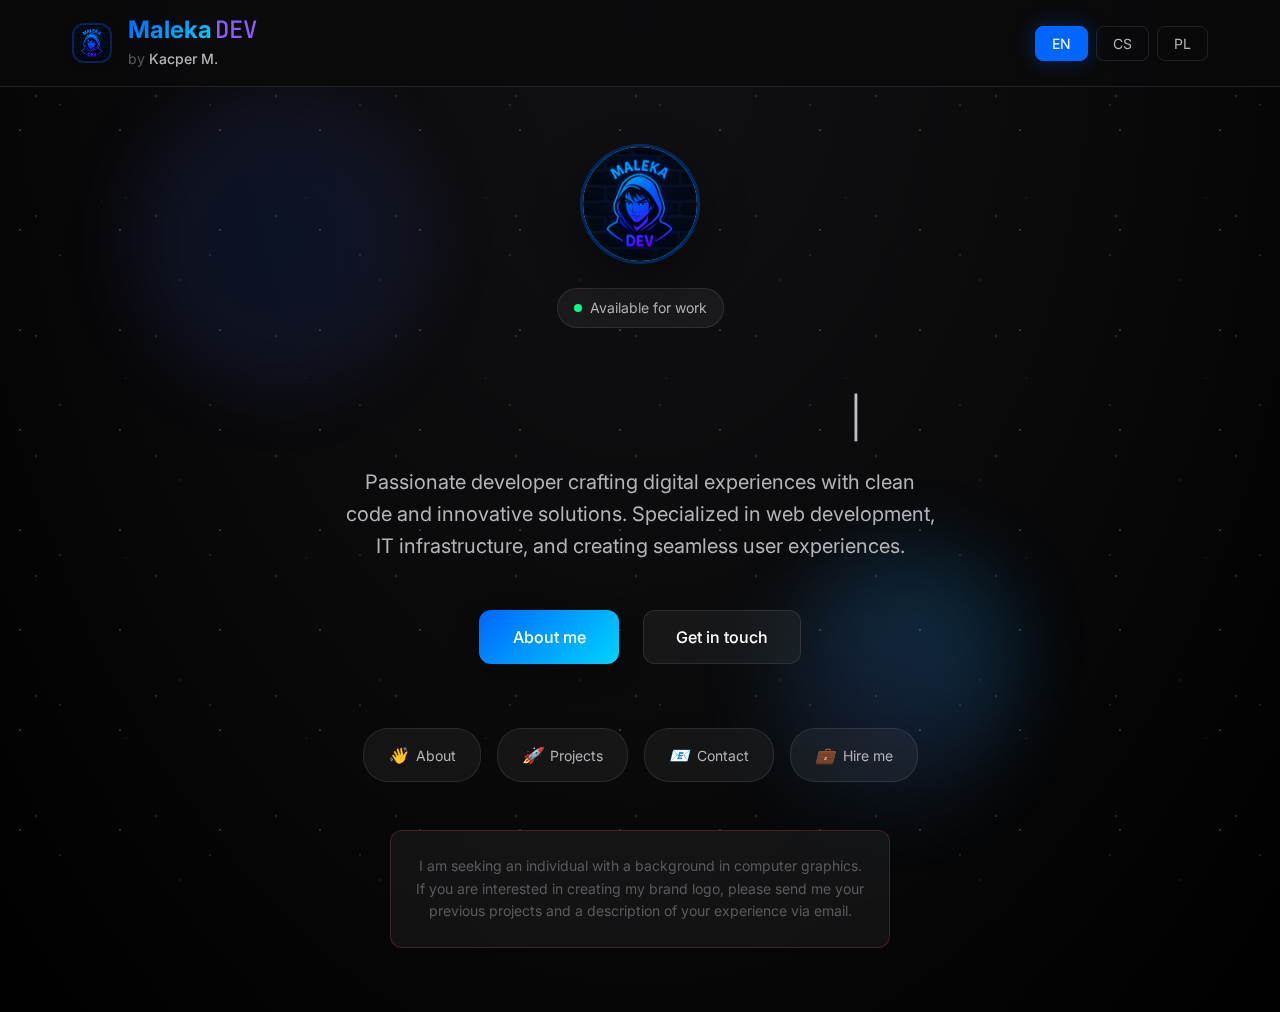
<file: index.html>
<!DOCTYPE html>
<html lang="en">

<head>
    <meta charset="UTF-8" />
    <meta name="viewport" content="width=device-width, initial-scale=1.0" />
    <title>Maleka DEV - Professional Web Developer & IT Specialist</title>
    <meta name="description"
        content="Kacper M. - Junior Web Developer & IT Administrator. Professional web development, IT support, and freelance services.">
    <meta name="keywords" content="web developer, IT administrator, freelancer, web development, IT support">
    <link rel="icon" type="image/png" href="media/malekadev_icon.png">
    <link rel="preconnect" href="https://fonts.googleapis.com">
    <link rel="preconnect" href="https://fonts.gstatic.com" crossorigin>
    <link
        href="https://fonts.googleapis.com/css2?family=Inter:wght@300;400;500;600;700&family=JetBrains+Mono:wght@400;500&display=swap"
        rel="stylesheet">
    <link id="stylesheet" rel="stylesheet" href="style.css">
    <script data-name="BMC-Widget" data-cfasync="false" src="https://cdnjs.buymeacoffee.com/1.0.0/widget.prod.min.js"
        data-id="czogista" data-description="Support me on Buy me a coffee!"
        data-message="Would you like to support my work? I would be very grateful!" data-color="#5F7FFF"
        data-position="Right" data-x_margin="18" data-y_margin="18"></script>
</head>

<body>
    <!-- Animated background elements -->
    <div class="background-container">
        <div class="stars"></div>
        <div class="floating-particles"></div>
        <div class="gradient-orbs">
            <div class="orb orb-1"></div>
            <div class="orb orb-2"></div>
            <div class="orb orb-3"></div>
        </div>
    </div>

    <!-- Navigation Header -->
    <header class="header" id="header">
        <div class="header-content">
            <div class="logo-container">
                <div class="profile-img" id="profileImg">
                    <img src="media/malekadev_icon.png" alt="Maleka DEV Profile" class="profile-image">
                </div>
                <div class="brand-info">
                    <h1 class="brand-name" onclick="reload()">
                        <span class="brand-text">Maleka</span>
                        <span class="brand-accent">DEV</span>
                    </h1>
                    <div class="title-info">
                        <span class="title-suffix" id="titleBy">by </span>
                        <span class="title-brand">Kacper M.</span>
                    </div>
                </div>
            </div>

            <!-- Language switcher -->
            <div class="language-switcher" id="langSwitcher">
                <button class="lang-btn active" id="langEn" data-lang="en">EN</button>
                <button class="lang-btn" id="langCs" data-lang="cs">CS</button>
                <button class="lang-btn" id="langPl" data-lang="pl">PL</button>
                <div id="langInfo" class="lang-info" style="display:none;" aria-live="polite"></div>
            </div>
        </div>
    </header>

    <!-- Main content area -->
    <main class="main-container" id="mainContainer">
        <!-- Hero section -->
        <section class="hero-section" id="heroSection">
            <div class="hero-content">
                <div class="profile-showcase">
                    <div class="profile-img-large" id="imgMainProfile">
                        <img src="media/malekadev_icon.png" alt="Kacper M. Profile" class="main-profile-image">
                    </div>
                    <div class="status-indicator">
                        <div class="status-dot"></div>
                        <span class="status-text">Available for work</span>
                    </div>
                </div>

                <div class="hero-text">
                    <h2 class="job-title">
                        <span id="jobTitle" class="typing-text"></span>
                        <span class="cursor">|</span>
                    </h2>

                    <p class="hero-description" id="heroDescription">
                        Passionate developer crafting digital experiences with clean code and innovative solutions.
                        Specialized in web development, IT infrastructure, and creating seamless user experiences.
                    </p>

                    <div class="cta-buttons">
                        <button class="btn btn-primary" onclick="showSection('aboutMe')" id="aboutMeButton">
                            <span class="btn-text">About me</span>
                            <div class="btn-glow"></div>
                        </button>
                        <button class="btn btn-secondary" onclick="showSection('contact')" id="contactButton">
                            <span class="btn-text">Get in touch</span>
                        </button>
                    </div>
                </div>
            </div>

            <!-- Navigation pills -->
            <nav class="nav-pills">
                <button class="nav-pill" onclick="showSection('aboutMe')" id="aboutMePill">
                    <i class="pill-icon">👋</i>
                    <span class="pill-text" id="aboutMeNavText">About</span>
                </button>
                <button class="nav-pill" onclick="showSection('projects')" id="projectsPill">
                    <i class="pill-icon">🚀</i>
                    <span class="pill-text" id="projectsNavText">Projects</span>
                </button>
                <button class="nav-pill" onclick="showSection('contact')" id="contactPill">
                    <i class="pill-icon">📧</i>
                    <span class="pill-text" id="contactNavText">Contact</span>
                </button>
                <button class="nav-pill" onclick="showSection('hireme')" id="hiremePill">
                    <i class="pill-icon">💼</i>
                    <span class="pill-text" id="hiremeNavText">Hire me</span>
                </button>
            </nav>

            <p id="logoRequest" class="logo-request">
                I am seeking an individual with a background in computer graphics.<br>
                If you are interested in creating my brand logo, please send me your previous projects and a description
                of your experience via email.
            </p>
        </section>

        <!-- Content sections -->
        <div class="content-sections" id="contentSections">
            <!-- Content Navigation Pills -->
            <nav class="content-nav-pills" id="contentNavPills" style="display: none;">
                <button class="nav-pill" onclick="showSection('aboutMe')" id="contentAboutMePill">
                    <i class="pill-icon">👋</i>
                    <span class="pill-text">About</span>
                </button>
                <button class="nav-pill" onclick="showSection('projects')" id="contentProjectsPill">
                    <i class="pill-icon">🚀</i>
                    <span class="pill-text">Projects</span>
                </button>
                <button class="nav-pill" onclick="showSection('contact')" id="contentContactPill">
                    <i class="pill-icon">📧</i>
                    <span class="pill-text">Contact</span>
                </button>
                <button class="nav-pill" onclick="showSection('hireme')" id="contentHiremePill">
                    <i class="pill-icon">💼</i>
                    <span class="pill-text">Hire me</span>
                </button>
                <button class="nav-pill nav-pill-home" onclick="reload()">
                    <i class="pill-icon">🏠</i>
                    <span class="pill-text">Home</span>
                </button>
            </nav>

            <!-- About Me Section -->
            <section class="content-section" id="aboutMeSection" style="display: none;">
                <div class="section-container">
                    <div class="section-header">
                        <h2 class="section-title" id="aboutMeTitle">Hi, I'm <span class="highlight">Kacper</span> 👋
                        </h2>
                        <div class="section-underline"></div>
                    </div>

                    <div class="about-content">
                        <div class="about-text">
                            <div class="about-paragraph" id="aboutMeP1">
                                <p>I'm a tech enthusiast with a strong background in web development, design, and IT
                                    solutions. My programming journey began at the age of 12, starting with Scratch
                                    during school IT classes, and has since grown into a deep passion for creating and
                                    managing websites, web applications, and databases. In 2022, I successfully passed
                                    the <strong>INF.03</strong> professional qualification
                                    exams, further solidifying my technical skills.</p>
                            </div>

                            <div class="about-paragraph" id="aboutMeP2">
                                <p>Since November 2024, I have been part of the <a href="https://rybizak.cz"
                                        target="_blank" class="link-highlight">Rybízák</a> team as a sales stand
                                    operator, where I take care of customers, handle transactions, prepare documentation
                                    for stock replenishment, and ensure smooth daily operations. Alongside this, I work
                                    at <a href="https://globus.cz" target="_blank" class="link-highlight">Globus</a> as
                                    a cashier, operating both staffed and self-service checkouts, assisting customers,
                                    managing store opening and closing procedures, and training new colleagues when
                                    needed.</p>
                            </div>

                            <div class="about-paragraph" id="aboutMeP3">
                                <p>Outside my formal roles, I frequently help friends and neighbors with small
                                    tech-related tasks — whether it's reinstalling Windows, setting up applications,
                                    configuring security cameras, or troubleshooting everyday PC issues. These
                                    experiences have sharpened my problem-solving abilities and taught me the value of
                                    clear communication with both technical and non-technical users.</p>
                            </div>

                            <div class="about-paragraph" id="aboutMeP4">
                                <p>I am fluent in Polish (native) and communicate effectively in English and Czech at an
                                    upper-intermediate level (ILR scale 3–4). When I'm not coding or working, I enjoy
                                    gaming, running my online community, exploring new technologies, and spending time
                                    with friends.</p>
                            </div>
                        </div>

                        <div class="skills-showcase">
                            <h3 class="skills-title">Tech Stack</h3>
                            <div class="skills-grid">
                                <div class="skill-item">
                                    <span class="skill-name">HTML/CSS</span>
                                    <div class="skill-bar">
                                        <div class="skill-progress" data-level="90"></div>
                                    </div>
                                </div>
                                <div class="skill-item">
                                    <span class="skill-name">JavaScript</span>
                                    <div class="skill-bar">
                                        <div class="skill-progress" data-level="75"></div>
                                    </div>
                                </div>
                                <div class="skill-item">
                                    <span class="skill-name">Database Management</span>
                                    <div class="skill-bar">
                                        <div class="skill-progress" data-level="80"></div>
                                    </div>
                                </div>
                                <div class="skill-item">
                                    <span class="skill-name">IT Support</span>
                                    <div class="skill-bar">
                                        <div class="skill-progress" data-level="95"></div>
                                    </div>
                                </div>
                            </div>
                        </div>
                    </div>

                    <div class="section-footer" id="aboutMeFooter">
                        <p class="footer-text">That's me in a nutshell. Thanks for stopping by 💙</p>
                    </div>
                </div>
            </section>

            <!-- Projects Section -->
            <section class="content-section" id="projectsSection" style="display: none;">
                <div class="section-container">
                    <div class="section-header">
                        <h2 class="section-title" id="projectsTitle">My projects?</h2>
                        <div class="section-underline"></div>
                        <p class="section-subtitle" id="projectsIntro">While I'm still growing as a developer, I have
                            several projects I'm proud of and would like to share.</p>
                    </div>

                    <div class="projects-grid">
                        <div class="project-card nns-project">
                            <div class="project-header">
                                <h3 class="project-title" style="color: var(--nns)">NoName Squad</h3>
                                <div class="project-links">
                                    <a href="https://discord.nnamesquad.top" target="_blank" class="project-link"
                                        style="color: var(--nns)">Discord</a>
                                    <a href="https://nnamesquad.top" target="_blank" class="project-link"
                                        style="color: var(--nns)">Website</a>
                                </div>
                            </div>
                            <div class="project-description" id="nnsDesc">
                                <p>NoName Squad is a <a href="https://discord.nnamesquad.top" target="_blank"
                                        style="color: var(--nns);">Discord</a> community I founded in 2019. Over the
                                    years, it has grown to nearly 50 active members, with its invite link used more
                                    than 1,000 times. I also developed its dedicated <a href="https://nnamesquad.top"
                                        target="_blank" style="color: var(--nns);">website</a>, which serves as a hub
                                    for members to connect and stay updated.</p>
                            </div>
                            <div class="project-stats">
                                <div class="stat">
                                    <span class="stat-number">50+</span>
                                    <span class="stat-label">Members</span>
                                </div>
                                <div class="stat">
                                    <span class="stat-number">1,000+</span>
                                    <span class="stat-label">Invites Used</span>
                                </div>
                            </div>
                        </div>

                        <div class="project-card flagbar-project">
                            <div class="project-header">
                                <h3 class="project-title" style="color: var(--flagbar)">FlagBar</h3>
                                <div class="project-links">
                                    <a href="https://flagbar.nnamesquad.top" target="_blank" class="project-link"
                                        style="color: var(--flagbar)">Website</a>
                                </div>
                            </div>
                            <div class="project-description" id="flagbarDesc">
                                <p>FlagBar is a browser extension that adds the colors of various LGBTQ+ flags to
                                    YouTube for a personalized, visually appealing experience. I created it initially as
                                    a fun project inspired by a friend in the LGBTQ+ community, and soon realized it
                                    could be enjoyed by everyone. You can learn more and try it at <a
                                        href="https://flagbar.nnamesquad.top" target="_blank"
                                        style="color: var(--flagbar);">flagbar.nnamesquad.top</a>.</p>
                            </div>
                            <div class="project-stats">
                                <div class="stat">
                                    <span class="stat-number">★ 5</span>
                                    <span class="stat-label">Rating</span>
                                </div>
                                <div class="stat">
                                    <span class="stat-number">80+</span>
                                    <span class="stat-label">Active users</span>
                                </div>
                                <div class="stat">
                                    <span class="stat-number">500+</span>
                                    <span class="stat-label">Installs</span>
                                </div>
                            </div>
                            <div class="project-tech">
                                <span class="tech-tag">Browser Extension</span>
                                <span class="tech-tag">JavaScript</span>
                                <span class="tech-tag">CSS</span>
                            </div>
                        </div>
                    </div>

                    <div class="section-footer">
                        <div class="footer-content">
                            <p class="footer-text" id="projectsFooterText">
                                <strong>Perhaps more in the future..</strong><br>
                                until then, you can support me and buy me a coffee if you like my work!
                            </p>
                            <script style="all: initial;" type="text/javascript"
                                src="https://cdnjs.buymeacoffee.com/1.0.0/button.prod.min.js" data-name="bmc-button"
                                data-slug="czogista" data-color="#5F7FFF" data-emoji="☕" data-font="Inter"
                                data-text="Buy me a coffee" data-outline-color="#000000" data-font-color="#ffffff"
                                data-coffee-color="#FFDD00"></script>
                        </div>
                    </div>
                </div>
            </section>

            <!-- Contact Section -->
            <section class="content-section" id="contactSection" style="display: none;">
                <div class="section-container">
                    <div class="section-header">
                        <h2 class="section-title" id="contactTitle">Contact</h2>
                        <div class="section-underline"></div>
                    </div>

                    <div class="contact-content">
                        <div class="contact-main">
                            <div class="contact-card">
                                <div class="contact-icon">📧</div>
                                <div class="contact-info">
                                    <h3>Email</h3>
                                    <p id="contactMsg">Feel free to contact me anytime at <a
                                            href="mailto:contact@maleka.dev"
                                            class="contact-link">contact@maleka.dev</a>.</p>
                                </div>
                            </div>

                            <div class="contact-card">
                                <div class="contact-icon">💬</div>
                                <div class="contact-info">
                                    <h3>Response Time</h3>
                                    <p id="contactFooter">I will reply as soon as possible, though my response may come
                                        from my personal address for convenience.</p>
                                </div>
                            </div>
                        </div>

                        <div class="contact-social">
                            <h3>Find me online</h3>
                            <div class="social-links">
                                <a href="https://discord.nnamesquad.top" target="_blank" class="social-link discord">
                                    <span class="social-icon">💬</span>
                                    <span class="social-text">Discord</span>
                                </a>
                                <a href="https://github.com/czogista" target="_blank" class="social-link github">
                                    <span class="social-icon">⚡</span>
                                    <span class="social-text">GitHub</span>
                                </a>
                            </div>
                        </div>
                    </div>
                </div>
            </section>

            <!-- Hire Me Section -->
            <section class="content-section" id="hiremeSection" style="display: none;">
                <div class="section-container">
                    <div class="section-header">
                        <h2 class="section-title" id="hiremeTitle">Small Tech Jobs & Web Projects</h2>
                        <div class="section-underline"></div>
                    </div>

                    <div class="hire-content">
                        <div class="hire-text">
                            <div class="hire-paragraph" id="hiremeP1">
                                <p>I am available for a wide range of tech-related work, from website and web app
                                    development to database setup, IT equipment installation, and general PC support.
                                    Whether you need help troubleshooting an issue, setting up a system, or building a
                                    new online presence, I provide reliable, personalized assistance tailored to your
                                    needs.</p>
                            </div>

                            <div class="hire-paragraph" id="hiremeP2">
                                <p>I hold a professional qualification in <strong>INF.03</strong> (Creating and administering websites, web applications, and databases),
                                    passed in 2022. This certification ensures that my work meets recognized
                                    professional standards, whether for personal projects or professional engagements.
                                </p>
                            </div>

                            <div class="hire-paragraph" id="hiremeP3">
                                <p>My services include developing and managing websites, installing and configuring
                                    software, setting up networks or security devices, and providing general IT support.
                                    If you have a project in mind or a tech issue that needs solving, please get in
                                    touch via the <span class="highlight">"Contact"</span> tab, and I will respond
                                    promptly.</p>
                            </div>
                        </div>

                        <div class="services-grid">
                            <div class="service-item">
                                <div class="service-icon">🌐</div>
                                <h4>Web Development</h4>
                                <p>Custom websites and web applications built with modern technologies</p>
                            </div>
                            <div class="service-item">
                                <div class="service-icon">🗄️</div>
                                <h4>Database Management</h4>
                                <p>Database design, setup, and optimization for your business needs</p>
                            </div>
                            <div class="service-item">
                                <div class="service-icon">💻</div>
                                <h4>IT Support</h4>
                                <p>Comprehensive IT assistance from setup to troubleshooting</p>
                            </div>
                            <div class="service-item">
                                <div class="service-icon">🔧</div>
                                <h4>System Configuration</h4>
                                <p>Network setup, security configuration, and software installation</p>
                            </div>
                        </div>

                        <div class="qualifications">
                            <h3>Professional Qualifications</h3>
                            <div class="qual-badges">
                                <div class="qual-badge">
                                    <span class="qual-code">INF.03</span>
                                    <span class="qual-desc">Creating and administering websites, web applications, and databases</span>
                                </div>
                            </div>
                        </div>
                    </div>
                </div>
            </section>
        </div>
    </main>
    <script src="script.js"></script>
</body>

</html>
</file>
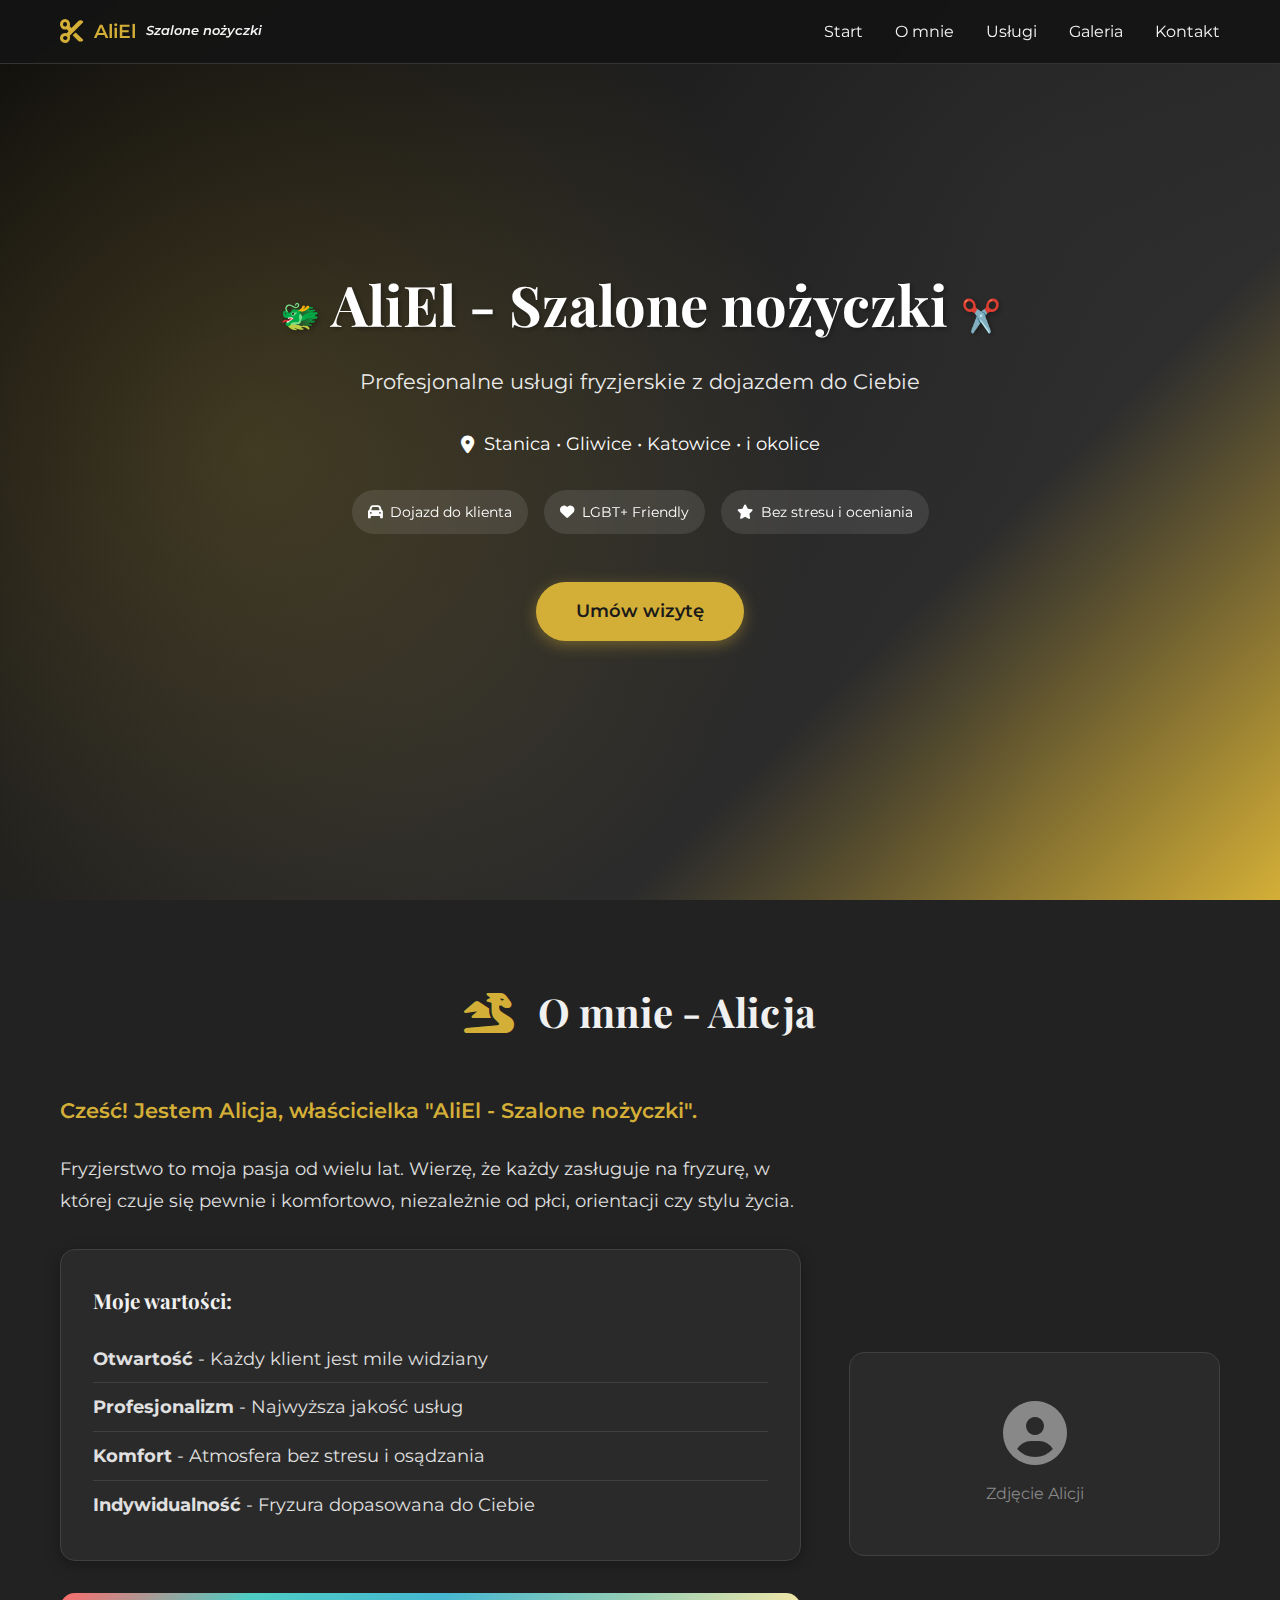
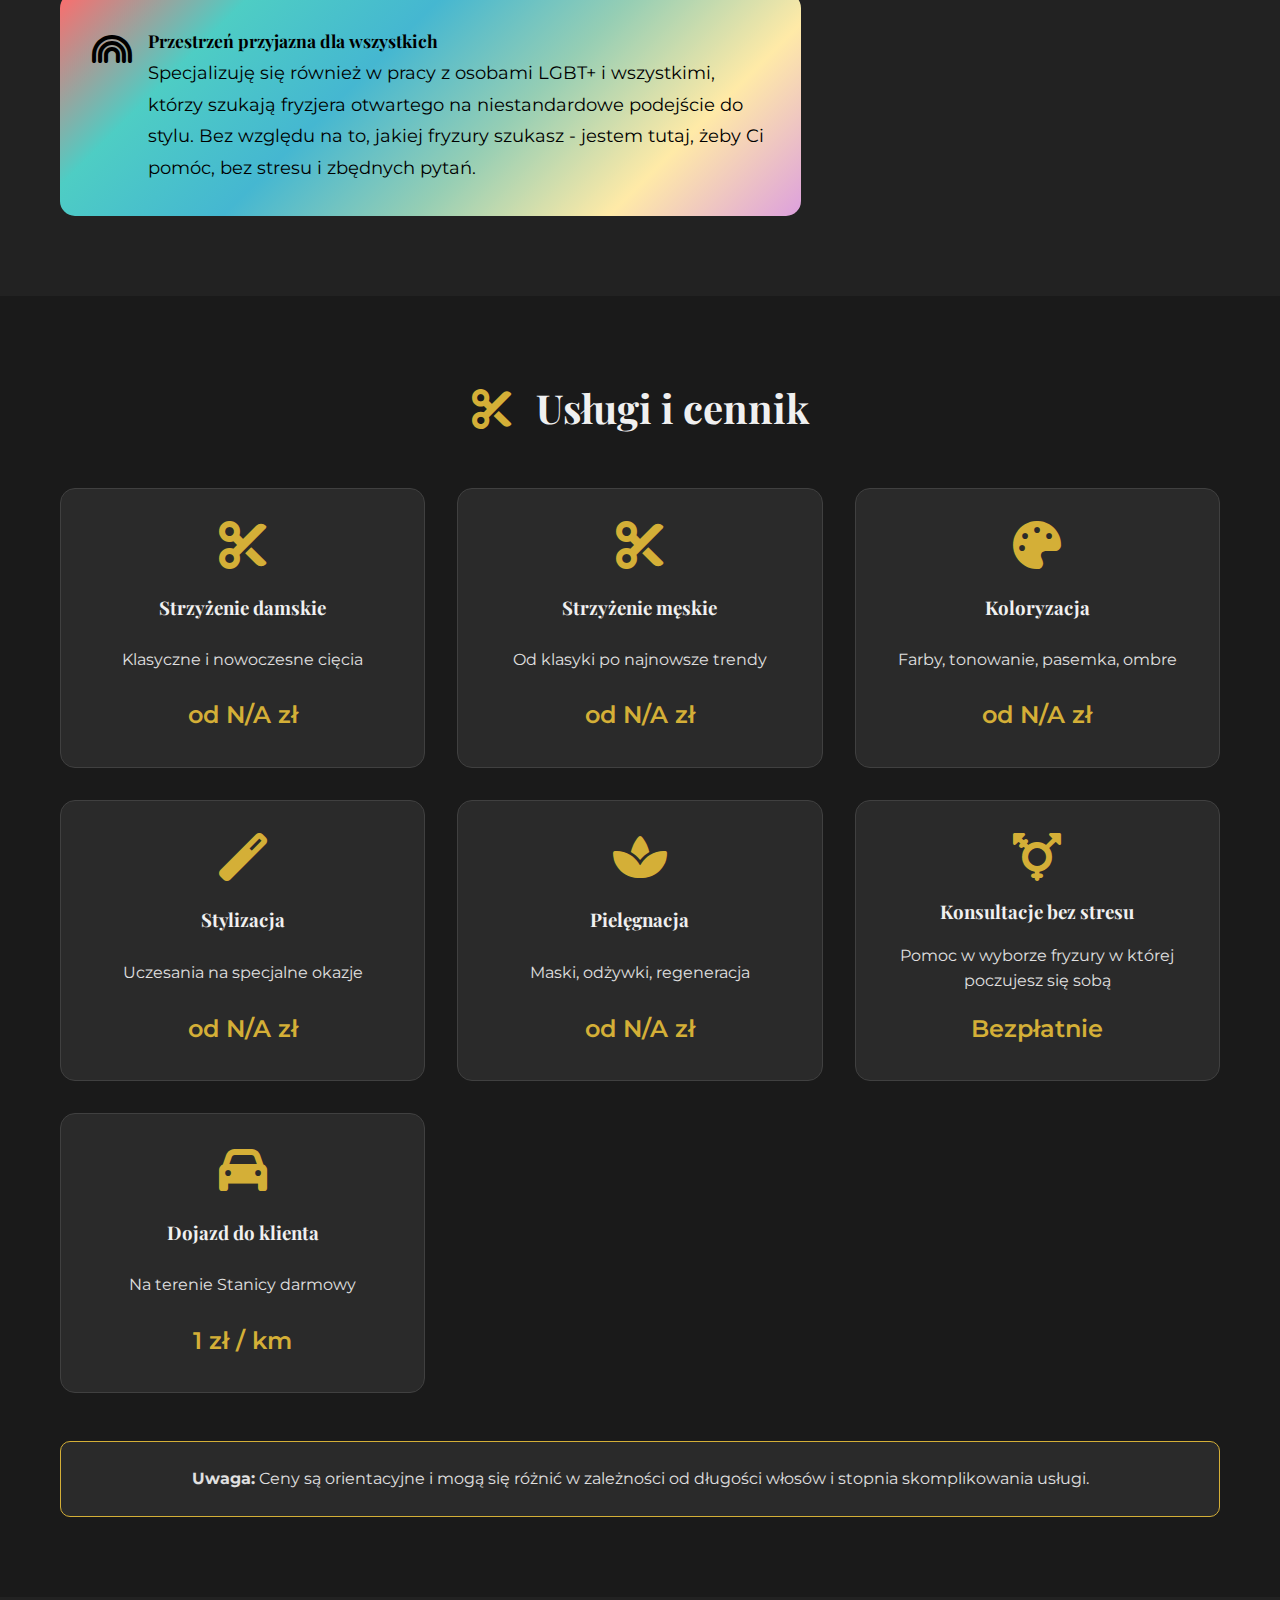
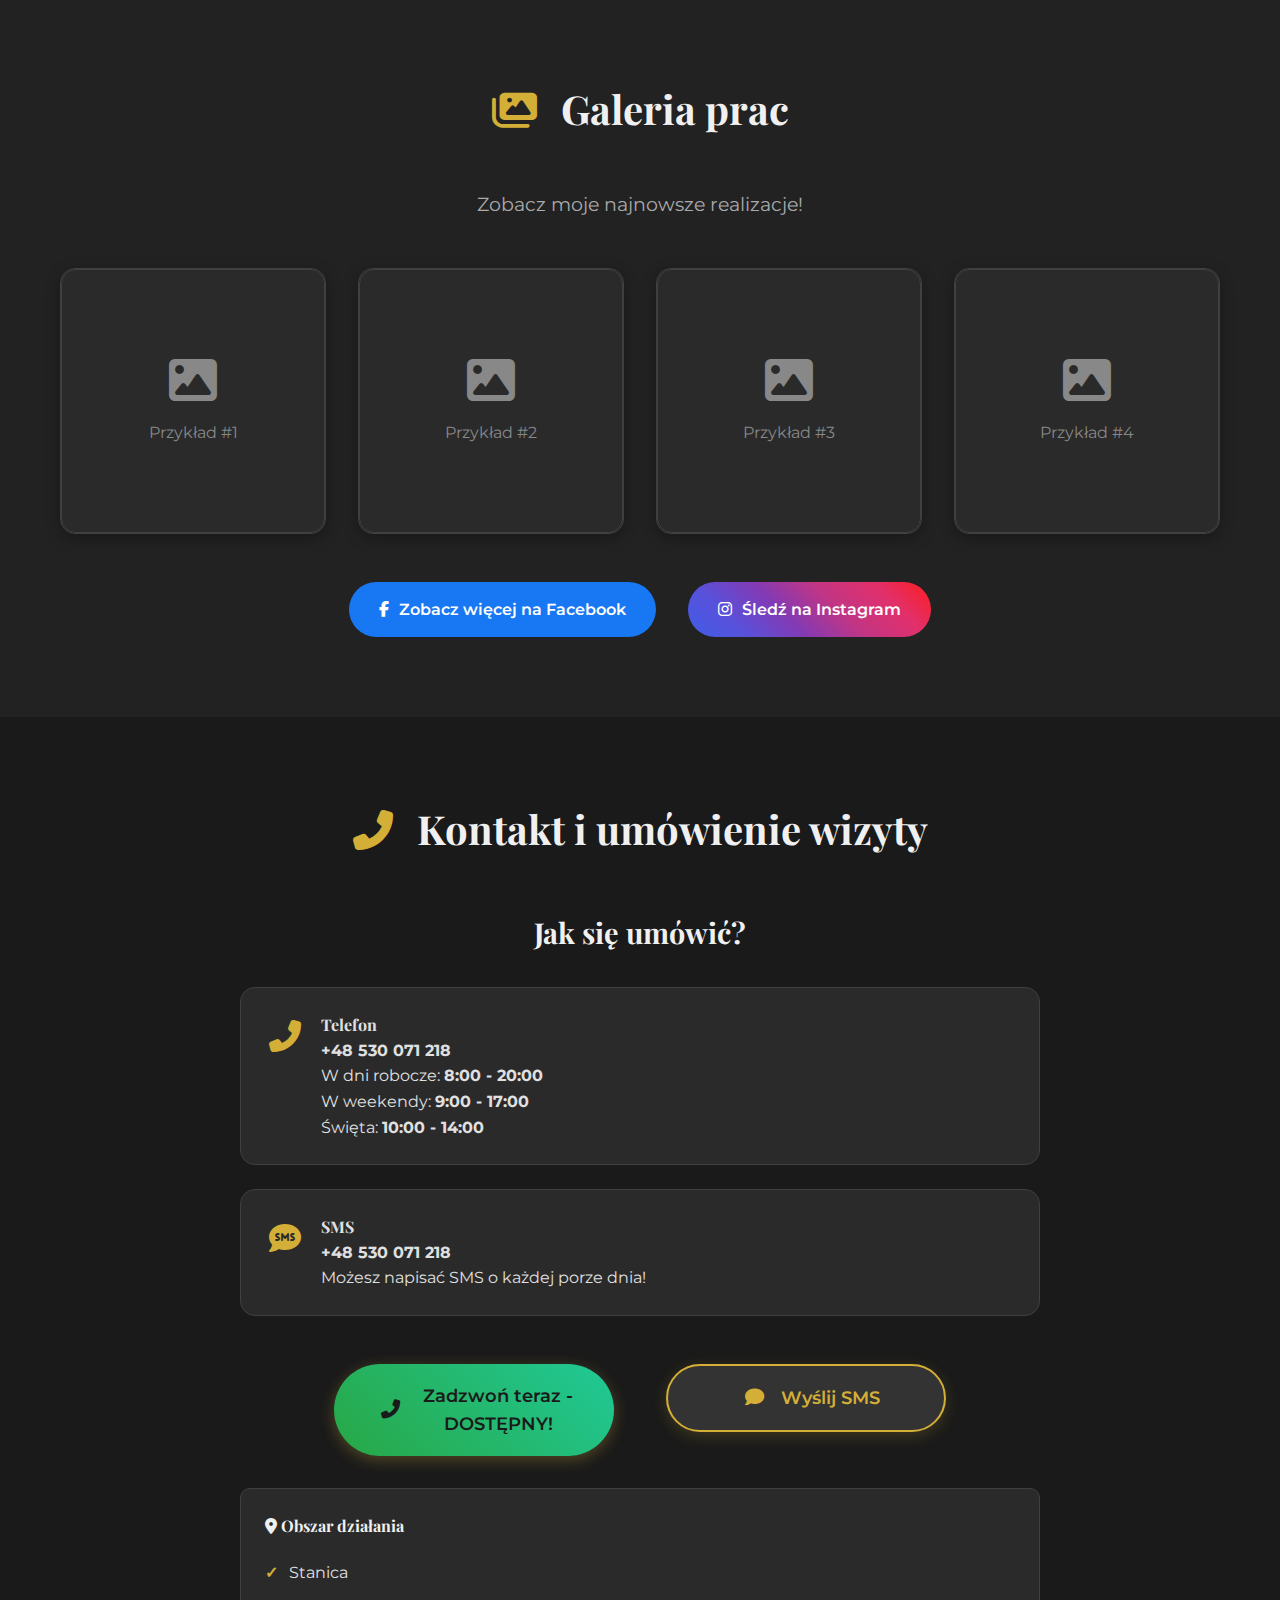
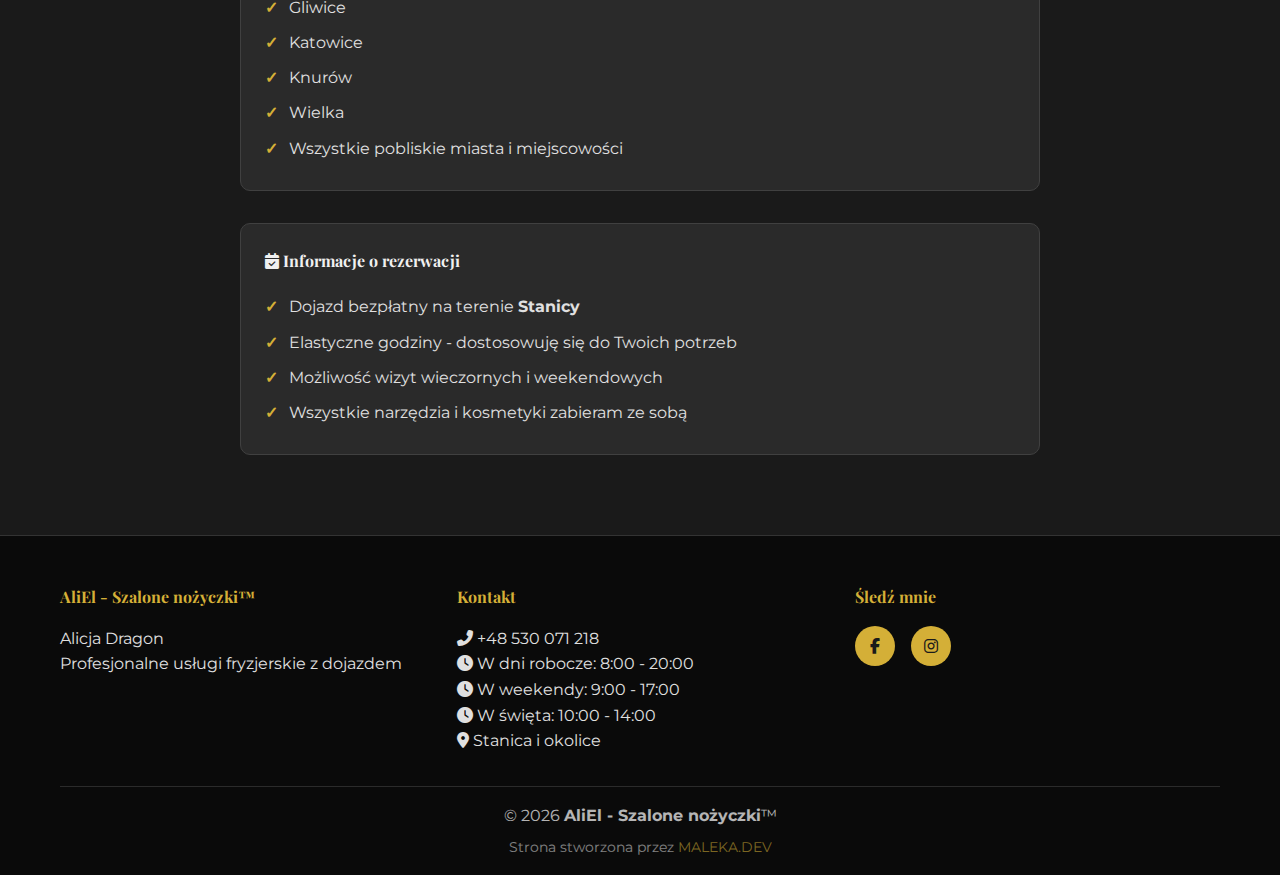
<file: AliEl/index.html>
<!DOCTYPE html>
<html lang="pl">
  <head>
    <meta charset="UTF-8" />
    <meta name="viewport" content="width=device-width, initial-scale=1.0" />
    <title>AliEl - Szalone nożyczki</title>
    <meta
      name="description"
      content="AliEl - Szalone nożyczki. Profesjonalne usługi fryzjerskie z dojazdem do klienta. Stanica, Gliwice, Katowice i okolice"
    />

    <!-- SEO Meta Tags -->
    <meta
      name="keywords"
      content="fryzjer, fryzjerka, usługi fryzjerskie, dojazd do klienta, Katowice, Gliwice, Knurów, Stanica, LGBT friendly, strzyżenie, koloryzacja, stylizacja"
    />
    <meta name="author" content="Alicja Dragon - AliEl" />
    <meta name="robots" content="index, follow" />
    <link rel="canonical" href="https://maleka.dev/aliel/" />

    <!-- Open Graph Meta Tags (Facebook, LinkedIn, etc.) -->
    <meta property="og:type" content="website" />
    <meta property="og:title" content="AliEl - Szalone nożyczki" />
    <meta
      property="og:description"
      content="Profesjonalne usługi fryzjerskie z dojazdem do klienta. LGBT+ friendly. Stanica, Gliwice, Katowice i okolice. Umów wizytę: +48 530 071 218"
    />
    <meta property="og:url" content="https://maleka.dev/aliel/" />
    <meta property="og:site_name" content="AliEl - Szalone nożyczki" />
    <meta property="og:locale" content="pl_PL" />

    <!-- Twitter Card Meta Tags -->

    <meta
      name="twitter:title"
      content="AliEl - Szalone nożyczki | Profesjonalne usługi fryzjerskie z dojazdem"
    />
    <meta
      name="twitter:description"
      content="Profesjonalne usługi fryzjerskie z dojazdem do klienta. LGBT+ friendly. Stanica, Gliwice, Katowice i okolice"
    />

    <!-- Additional Meta Tags -->
    <meta name="theme-color" content="#8B5CF6" />
    <meta name="msapplication-TileColor" content="#8B5CF6" />
    <meta name="application-name" content="AliEl - Szalone nożyczki" />

    <!-- Business/Local SEO -->
    <meta name="geo.region" content="PL-SL" />
    <meta name="geo.placename" content="Stanica, Gliwice, Katowice, Knurów" />
    <meta name="geo.position" content="50.2431;18.6731" />
    <meta name="ICBM" content="50.2431, 18.6731" />

    <!-- Contact Information -->
    <meta name="telephone" content="+48530071218" />
    <meta name="contact" content="+48530071218" />

    <link rel="stylesheet" href="styles.css" />
    <link
      href="https://fonts.googleapis.com/css2?family=Playfair+Display:wght@400;700&family=Montserrat:wght@300;400;600&display=swap"
      rel="stylesheet"
    />
    <link
      rel="stylesheet"
      href="https://cdnjs.cloudflare.com/ajax/libs/font-awesome/6.4.0/css/all.min.css"
      crossorigin="anonymous"
      referrerpolicy="no-referrer"
    />
  </head>

  <body>
    <header class="header">
      <nav class="navbar">
        <div class="nav-container">
          <div class="logo">
            <i class="fas fa-cut"></i>
            <span>AliEl</span>
            <small>Szalone nożyczki</small>
          </div>
          <ul class="nav-menu">
            <li><a href="#home" class="nav-link">Start</a></li>
            <li><a href="#about" class="nav-link">O mnie</a></li>
            <li><a href="#services" class="nav-link">Usługi</a></li>
            <li><a href="#gallery" class="nav-link">Galeria</a></li>
            <li><a href="#contact" class="nav-link">Kontakt</a></li>
          </ul>
          <div class="hamburger">
            <span></span>
            <span></span>
            <span></span>
          </div>
        </div>
      </nav>
    </header>

    <main>
      <!-- Hero Section -->
      <section id="home" class="hero">
        <div class="hero-content">
          <h1 class="hero-title">
            <span class="dragon-accent">🐲</span>
            AliEl - Szalone nożyczki
            <span class="scissors-accent">✂️</span>
          </h1>
          <p class="hero-subtitle">
            Profesjonalne usługi fryzjerskie z dojazdem do Ciebie
          </p>
          <div class="location-info">
            <i class="fas fa-map-marker-alt"></i>
            <span>Stanica • Gliwice • Katowice • i okolice</span>
          </div>
          <div class="hero-features">
            <div class="feature">
              <i class="fas fa-car"></i>
              <span>Dojazd do klienta</span>
            </div>
            <div class="feature">
              <i class="fas fa-heart"></i>
              <span>LGBT+ Friendly</span>
            </div>
            <div class="feature">
              <i class="fas fa-star"></i>
              <span>Bez stresu i oceniania</span>
            </div>
          </div>
          <a href="#contact" class="cta-button">Umów wizytę</a>
        </div>
        <div class="hero-bg"></div>
      </section>

      <!-- About Section -->
      <section id="about" class="about">
        <div class="container">
          <h2 class="section-title">
            <i class="fas fa-dragon"></i>
            O mnie - Alicja
          </h2>
          <div class="about-content">
            <div class="about-text">
              <p class="intro">
                Cześć! Jestem Alicja, właścicielka "AliEl - Szalone nożyczki".
              </p>
              <p>
                Fryzjerstwo to moja pasja od wielu lat. Wierzę, że każdy
                zasługuje na fryzurę, w której czuje się pewnie i komfortowo,
                niezależnie od płci, orientacji czy stylu życia.
              </p>

              <div class="values">
                <h3>Moje wartości:</h3>
                <ul>
                  <li>
                    <strong>Otwartość</strong> - Każdy klient jest mile widziany
                  </li>
                  <li>
                    <strong>Profesjonalizm</strong> - Najwyższa jakość usług
                  </li>
                  <li>
                    <strong>Komfort</strong> - Atmosfera bez stresu i osądzania
                  </li>
                  <li>
                    <strong>Indywidualność</strong> - Fryzura dopasowana do
                    Ciebie
                  </li>
                </ul>
              </div>

              <div class="lgbt-friendly">
                <i class="fas fa-rainbow"></i>
                <div>
                  <h4>Przestrzeń przyjazna dla wszystkich</h4>
                  <p>
                    Specjalizuję się również w pracy z osobami LGBT+ i
                    wszystkimi, którzy szukają fryzjera otwartego na
                    niestandardowe podejście do stylu. Bez względu na to, jakiej
                    fryzury szukasz - jestem tutaj, żeby Ci pomóc, bez stresu i
                    zbędnych pytań.
                  </p>
                </div>
              </div>
            </div>
            <div class="about-image">
              <div class="image-placeholder">
                <i class="fas fa-user-circle"></i>
                <p>Zdjęcie Alicji</p>
              </div>
            </div>
          </div>
        </div>
      </section>

      <!-- Services Section -->
      <section id="services" class="services">
        <div class="container">
          <h2 class="section-title">
            <i class="fas fa-cut"></i>
            Usługi i cennik
          </h2>
          <div class="services-grid">
            <div class="service-card">
              <i class="fas fa-cut"></i>
              <h3>Strzyżenie damskie</h3>
              <p>Klasyczne i nowoczesne cięcia</p>
              <span class="price">od N/A zł</span>
            </div>
            <div class="service-card">
              <i class="fas fa-scissors"></i>
              <h3>Strzyżenie męskie</h3>
              <p>Od klasyki po najnowsze trendy</p>
              <span class="price">od N/A zł</span>
            </div>
            <div class="service-card">
              <i class="fas fa-palette"></i>
              <h3>Koloryzacja</h3>
              <p>Farby, tonowanie, pasemka, ombre</p>
              <span class="price">od N/A zł</span>
            </div>
            <div class="service-card">
              <i class="fas fa-magic"></i>
              <h3>Stylizacja</h3>
              <p>Uczesania na specjalne okazje</p>
              <span class="price">od N/A zł</span>
            </div>
            <div class="service-card">
              <i class="fas fa-spa"></i>
              <h3>Pielęgnacja</h3>
              <p>Maski, odżywki, regeneracja</p>
              <span class="price">od N/A zł</span>
            </div>
            <div class="service-card">
              <i class="fas fa-transgender-alt"></i>
              <h3>Konsultacje bez stresu</h3>
              <p>Pomoc w wyborze fryzury w której poczujesz się sobą</p>
              <span class="price">Bezpłatnie</span>
            </div>
            <div class="service-card">
              <i class="fas fa-car"></i>
              <h3>Dojazd do klienta</h3>
              <p>Na terenie Stanicy darmowy</p>
              <span class="price">1 zł / km</span>
            </div>
          </div>
          <div class="pricing-note">
            <p>
              <strong>Uwaga:</strong> Ceny są orientacyjne i mogą się różnić w
              zależności od długości włosów i stopnia skomplikowania usługi.
            </p>
          </div>
        </div>
      </section>

      <!-- Gallery Section -->
      <section id="gallery" class="gallery">
        <div class="container">
          <h2 class="section-title">
            <i class="fas fa-images"></i>
            Galeria prac
          </h2>
          <p class="gallery-subtitle">Zobacz moje najnowsze realizacje!</p>
          <div class="gallery-grid">
            <div class="gallery-item">
              <div class="image-placeholder">
                <i class="fas fa-image"></i>
                <p>Przykład #1</p>
              </div>
            </div>
            <div class="gallery-item">
              <div class="image-placeholder">
                <i class="fas fa-image"></i>
                <p>Przykład #2</p>
              </div>
            </div>
            <div class="gallery-item">
              <div class="image-placeholder">
                <i class="fas fa-image"></i>
                <p>Przykład #3</p>
              </div>
            </div>
            <div class="gallery-item">
              <div class="image-placeholder">
                <i class="fas fa-image"></i>
                <p>Przykład #4</p>
              </div>
            </div>
          </div>
          <div class="social-links">
            <a
              href="#"
              class="social-btn facebook"
              target="_blank"
              rel="noopener"
            >
              <i class="fab fa-facebook-f"></i>
              <span>Zobacz więcej na Facebook</span>
            </a>
            <a
              href="#"
              class="social-btn instagram"
              target="_blank"
              rel="noopener"
            >
              <i class="fab fa-instagram"></i>
              <span>Śledź na Instagram</span>
            </a>
          </div>
        </div>
      </section>

      <!-- Contact Section -->
      <section id="contact" class="contact">
        <div class="container">
          <h2 class="section-title">
            <i class="fas fa-phone-alt"></i>
            Kontakt i umówienie wizyty
          </h2>
          <div class="contact-content">
            <div class="contact-info">
              <h3>Jak się umówić?</h3>

              <div class="contact-method">
                <i class="fas fa-phone-alt"></i>
                <div>
                  <h4>Telefon</h4>
                  <p><strong>+48 530 071 218</strong></p>
                  <p>W dni robocze: <strong>8:00 - 20:00</strong></p>
                  <p>W weekendy: <strong>9:00 - 17:00</strong></p>
                  <p>Święta: <strong>10:00 - 14:00</strong></p>
                </div>
              </div>

              <div class="contact-method">
                <i class="fas fa-sms"></i>
                <div>
                  <h4>SMS</h4>
                  <p><strong>+48 530 071 218</strong></p>
                  <p>Możesz napisać SMS o każdej porze dnia!</p>
                </div>
              </div>

              <div class="contact-buttons">
                <div class="contact-button-wrapper">
                  <a href="tel:+48 530 071 218" class="contact-btn phone-btn">
                    <i class="fas fa-phone-alt"></i>530 071 218
                  </a>
                </div>

                <div class="contact-button-wrapper">
                  <a href="sms:+48 530 071 218" class="contact-btn sms-btn">
                    <i class="fas fa-comment"></i>
                    <span>Wyślij SMS</span>
                  </a>
                </div>
                <small class="info-note-workhinfo">
                  <i class="fas fa-info-circle"></i> Poza godzinami pracy proszę
                  o wiadomość SMS - odezwę się tak szybko, jak to
                  możliwe!</small
                >
              </div>

              <div class="service-area">
                <h4><i class="fas fa-map-marker-alt"></i> Obszar działania</h4>
                <ul>
                  <li>Stanica</li>
                  <li>Gliwice</li>
                  <li>Katowice</li>
                  <li>Knurów</li>
                  <li>Wielka</li>
                  <li>Wszystkie pobliskie miasta i miejscowości</li>
                </ul>
              </div>

              <div class="booking-info">
                <h4>
                  <i class="fas fa-calendar-check"></i> Informacje o rezerwacji
                </h4>
                <ul>
                  <li>Dojazd bezpłatny na terenie <strong>Stanicy</strong></li>
                  <li>
                    Elastyczne godziny - dostosowuję się do Twoich potrzeb
                  </li>
                  <li>Możliwość wizyt wieczornych i weekendowych</li>
                  <li>Wszystkie narzędzia i kosmetyki zabieram ze sobą</li>
                </ul>
              </div>
            </div>
          </div>
        </div>
      </section>
    </main>

    <footer class="footer">
      <div class="container">
        <div class="footer-content">
          <div class="footer-section">
            <h4>AliEl - Szalone nożyczki&trade;</h4>
            <p>Alicja Dragon</p>
            <p>Profesjonalne usługi fryzjerskie z dojazdem</p>
          </div>
          <div class="footer-section">
            <h4>Kontakt</h4>
            <p><i class="fas fa-phone-alt"></i> +48 530 071 218</p>
            <p><i class="fas fa-clock"></i> W dni robocze: 8:00 - 20:00</p>
            <p><i class="fas fa-clock"></i> W weekendy: 9:00 - 17:00</p>
            <p><i class="fas fa-clock"></i> W święta: 10:00 - 14:00</p>
            <p><i class="fas fa-map-marker-alt"></i> Stanica i okolice</p>
          </div>
          <div class="footer-section">
            <h4>Śledź mnie</h4>
            <div class="social-icons">
              <a href="#" aria-label="Facebook"
                ><i class="fab fa-facebook-f"></i
              ></a>
              <a href="#" aria-label="Instagram"
                ><i class="fab fa-instagram"></i
              ></a>
            </div>
          </div>
        </div>
        <div class="footer-bottom">
          <p>
            &copy; <span id="current-year"></span>
            <strong>AliEl - Szalone nożyczki</strong>&trade;
          </p>
          <p class="author-info">
            Strona stworzona przez
            <a href="https://maleka.dev" target="_blank" rel="noopener"
              >MALEKA.DEV</a
            >
          </p>
        </div>
      </div>
    </footer>

    <script src="script.js"></script>
  </body>
</html>
</file>
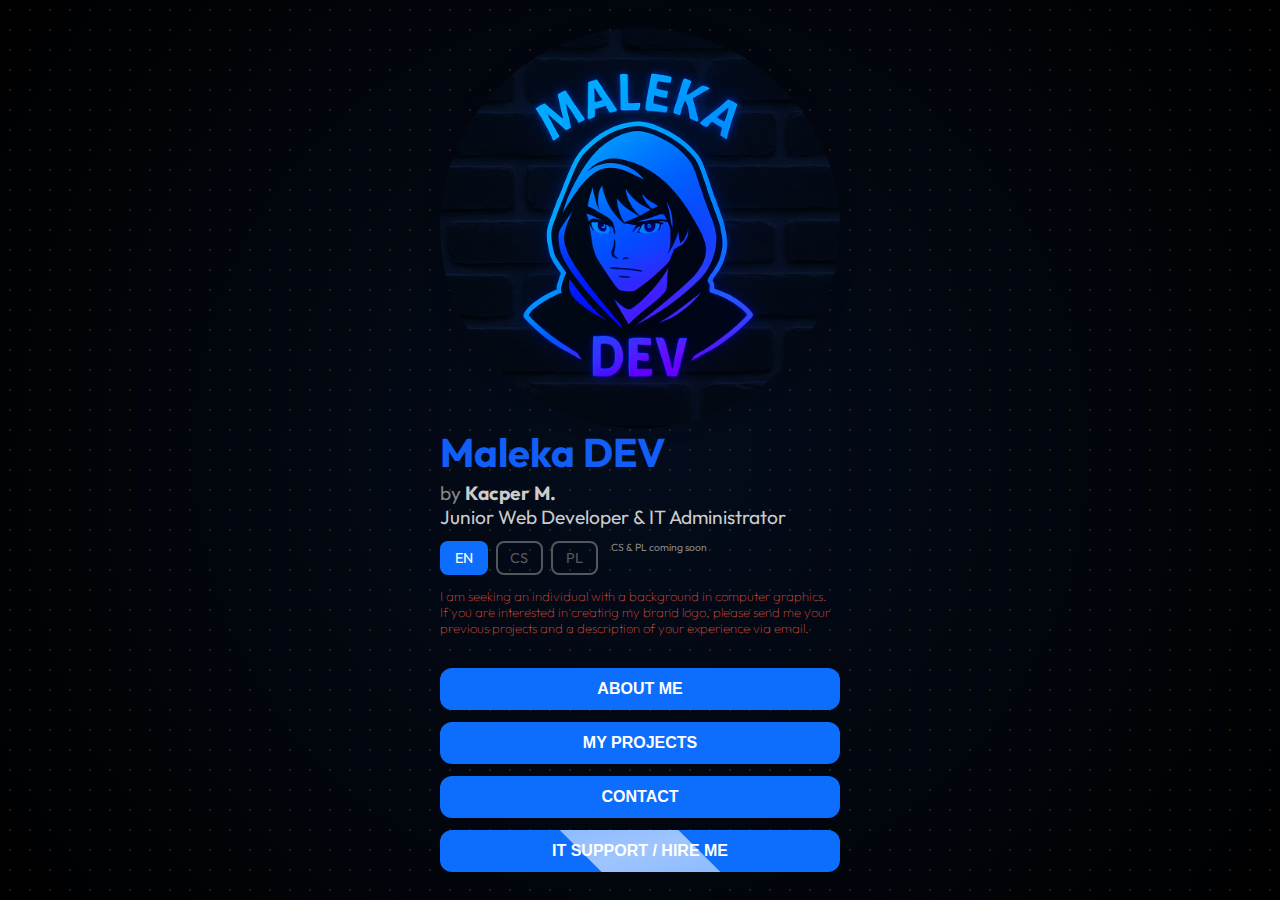
<file: old/index.html>
<!DOCTYPE html>
<html lang="en">

<head>
    <meta charset="UTF-8" />
    <meta name="viewport" content="width=device-width, initial-scale=1.0" />
    <title>Maleka DEV</title>
    <link rel="icon" type="image/png" href="media/malekadev_icon.png">
    <link rel="preconnect" href="https://fonts.googleapis.com">
    <link rel="preconnect" href="https://fonts.gstatic.com" crossorigin>
    <link href="https://fonts.googleapis.com/css2?family=Outfit:wght@400;700&display=swap" rel="stylesheet">
    <link id="stylesheet" rel="stylesheet" href="style.css">
    <script src="script.js"></script>
    <script data-name="BMC-Widget" data-cfasync="false" src="https://cdnjs.buymeacoffee.com/1.0.0/widget.prod.min.js"
        data-id="czogista" data-description="Support me on Buy me a coffee!"
        data-message="Would you like to support my work? I would be very grateful!" data-color="#5F7FFF"
        data-position="Right" data-x_margin="18" data-y_margin="18"></script>
</head>

<body>
    <div class="dots"></div> <!-- Background dots, not content, make it stable lol -->
    <nav class="maininfo">
        <div class="profile-img" id="imgmainp" style="display: none;"></div>
        <nav class="info">
            <div class="profile-img" id="imgsubp"></div>
            <h1 onclick="reload()">Maleka DEV</h1>
            <div class="title">
                <span class="title-suffix" id="titleBy">by </span>
                <span class="title-brand">Kacper M.</span><br /><span id="jobTitle">Junior Web Developer & IT Administrator</span>
            </div>

            <div class="language-switcher" id="langSwitcher">
                <button class="lang-btn" id="langEn" data-lang="en">EN</button>
                <button class="lang-btn locked" id="langCs" data-lang="cs" data-locked="true" title="Dostupné brzy / Coming soon">CS</button>
                <button class="lang-btn locked" id="langPl" data-lang="pl" data-locked="true" title="Dostępne wkrótce / Coming soon">PL</button>
                <span id="langSoonNote" style="font-size:0.65rem;color:#888;margin-left:0.35rem;">CS & PL coming soon</span>
                <div id="langInfo" class="lang-info" style="display:none;" aria-live="polite"></div>
            </div>


            <p id="i-lookingforlogo" style="font-size: small; font-weight: lighter; color: tomato;">I am seeking an
                individual with a background in computer graphics.<br>If you are interested in creating my brand logo,
                please send me your previous projects and a description of your experience via email.</p>
            <div class="buttons">
                <button class="btn" onclick="showSection('aboutMe')" id="aboutMeButton">About me</button>
                <button class="btn" onclick="showSection('projects')" id="projectsButton">My projects</button>
                <button class="btn" onclick="showSection('contact')" id="contactButton">Contact</button>
                <button class="btn" onclick="showSection('hireme')" id="hiremeButton">IT Support / Hire me</button>
            </div>
        </nav>
    </nav>
    <div class="main-content" id="mainContent">
        <div class="block" id="aboutMeBlock" style="display: none;">
            <div class="card">
                <h1 id="aboutMeTitle">Hi, I’m <block id="maleka">Kacper</block> 👋</h1>
                <p id="aboutMeP1">
                    I’m a tech enthusiast with a strong background in web development, design, and IT solutions. My
                    programming journey began at the age of 12, starting with Scratch during school IT classes, and has
                    since grown into a deep passion for creating and managing websites, web applications, and databases.
                    In 2022, I successfully passed the <b>EE.08</b> / <b>INF.02</b> professional qualification exams,
                    further solidifying my technical skills.
                </p>
                <p id="aboutMeP2">
                    Since November 2024, I have been part of the <a href="https://rybizak.cz"
                        target="_blank">Rybízák</a> team as a sales stand operator, where I take care of customers,
                    handle transactions, prepare documentation for stock replenishment, and ensure smooth daily
                    operations. Alongside this, I work at <a href="https://globus.cz" target="_blank">Globus</a> as a
                    cashier, operating both staffed and self-service checkouts, assisting customers, managing store
                    opening and closing procedures, and training new colleagues when needed.
                </p>
                <p id="aboutMeP3">
                    Outside my formal roles, I frequently help friends and neighbors with small tech-related tasks —
                    whether it’s reinstalling Windows, setting up applications, configuring security cameras, or
                    troubleshooting everyday PC issues. These experiences have sharpened my problem-solving abilities
                    and taught me the value of clear communication with both technical and non-technical users.
                </p>
                <p id="aboutMeP4">
                    I am fluent in Polish (native) and communicate effectively in English and Czech at an
                    upper-intermediate level (ILR scale 3–4). When I’m not coding or working, I enjoy gaming, running my
                    online community, exploring new technologies, and spending time with friends.
                </p>
                <div class="card-footer" id="aboutMeFooter">
                    That’s me in a nutshell. Thanks for stopping by 💙
                </div>
            </div>
        </div>



        <div class="block" id="projectsBlocks" style="display: none;">
            <div class="card" id="cardOfprojectsCard">
                <h1 id="projectsTitle">My projects?</h1>
                <h4 style="font-size: 90%;" id="projectsIntro">
                    While I’m still growing as a developer, I have several projects I’m proud of and would like to
                    share.
                </h4>
                <h2 style="color: var(--nns)">NoName Squad</h2>
                <h3 id="nnsDesc">
                    NoName Squad is a <a href="https://discord.nnamesquad.top" target="_blank"
                        style="color: var(--nns);">Discord</a> community I founded in 2019. Over the years, it has grown
                    to nearly 100
                    active members, with its invite link used more than 900 times. I also developed its dedicated
                    <a href="https://nnamesquad.top" target="_blank" style="color: var(--nns);">website</a>, which
                    serves as a hub for members to connect and stay updated.
                </h3>
                <h2 style="color: var(--flagbar);">FlagBar</h2>
                <h3 id="flagbarDesc">
                    FlagBar is a browser extension that adds the colors of various LGBTQ+ flags to YouTube for a
                    personalized, visually appealing experience. I created it initially as a fun project inspired by a
                    friend in the LGBTQ+ community, and soon realized it could be enjoyed by everyone. You can learn
                    more and try it at <a href="https://flagbar.nnamesquad.top" target="_blank"
                        style="color: var(--flagbar);">flagbar.nnamesquad.top</a>.
                </h3>
                <div class="card-footer">
                    <p>
                        <span id="projectsFooterText"><b>Perhaps more in the future..</b><br>until then, you can support me and buy me a coffee if you like my work!</span>
                        <script style="all: initial;" type="text/javascript"
                            src="https://cdnjs.buymeacoffee.com/1.0.0/button.prod.min.js" data-name="bmc-button"
                            data-slug="czogista" data-color="#5F7FFF" data-emoji="☕" data-font="Poppins"
                            data-text="Buy me a coffee" data-outline-color="#000000" data-font-color="#ffffff"
                            data-coffee-color="#FFDD00"></script>
                    </p>
                </div>
            </div>
        </div>



        <div class="block" id="contactBlock" style="display: none;">
            <div class="card">
                <h1 class="discord" id="contactTitle">Contact</h1>
                <p style="font-size: large;" id="contactMsg">
                    Feel free to contact me anytime at <a href="mailto:contact@maleka.dev">contact@maleka.dev</a>.
                </p>
                <div class="card-footer" id="contactFooter">
                    I will reply as soon as possible, though my response may come from my personal address for
                    convenience.
                </div>
            </div>
        </div>


        <div class="block" id="hiremeBlock" style="display: none;">
            <div class="card">
                <h1 id="hiremeTitle">Small Tech Jobs & Web Projects</h1>
                <h3 id="hiremeP1">
                    I am available for a wide range of tech-related work, from website and web app development to
                    database setup, IT equipment installation, and general PC support. Whether you need help
                    troubleshooting an issue, setting up a system, or building a new online presence, I provide
                    reliable, personalized assistance tailored to your needs.
                </h3>
                <h3 id="hiremeP2">
                    I hold a professional qualification in <b>EE.08</b> and <b>INF.02</b> (Web Development,
                    Applications, and Database Management), passed in 2022. This certification ensures that my work
                    meets recognized professional standards, whether for personal projects or professional engagements.
                </h3>
                <h3 id="hiremeP3">
                    My services include developing and managing websites, installing and configuring software, setting
                    up networks or security devices, and providing general IT support. If you have a project in mind or
                    a tech issue that needs solving, please get in touch via the <span>“Contact”</span> tab, and I will
                    respond promptly.
                </h3>
            </div>
        </div>

    </div>
    </div>
</body>

</html>
</file>
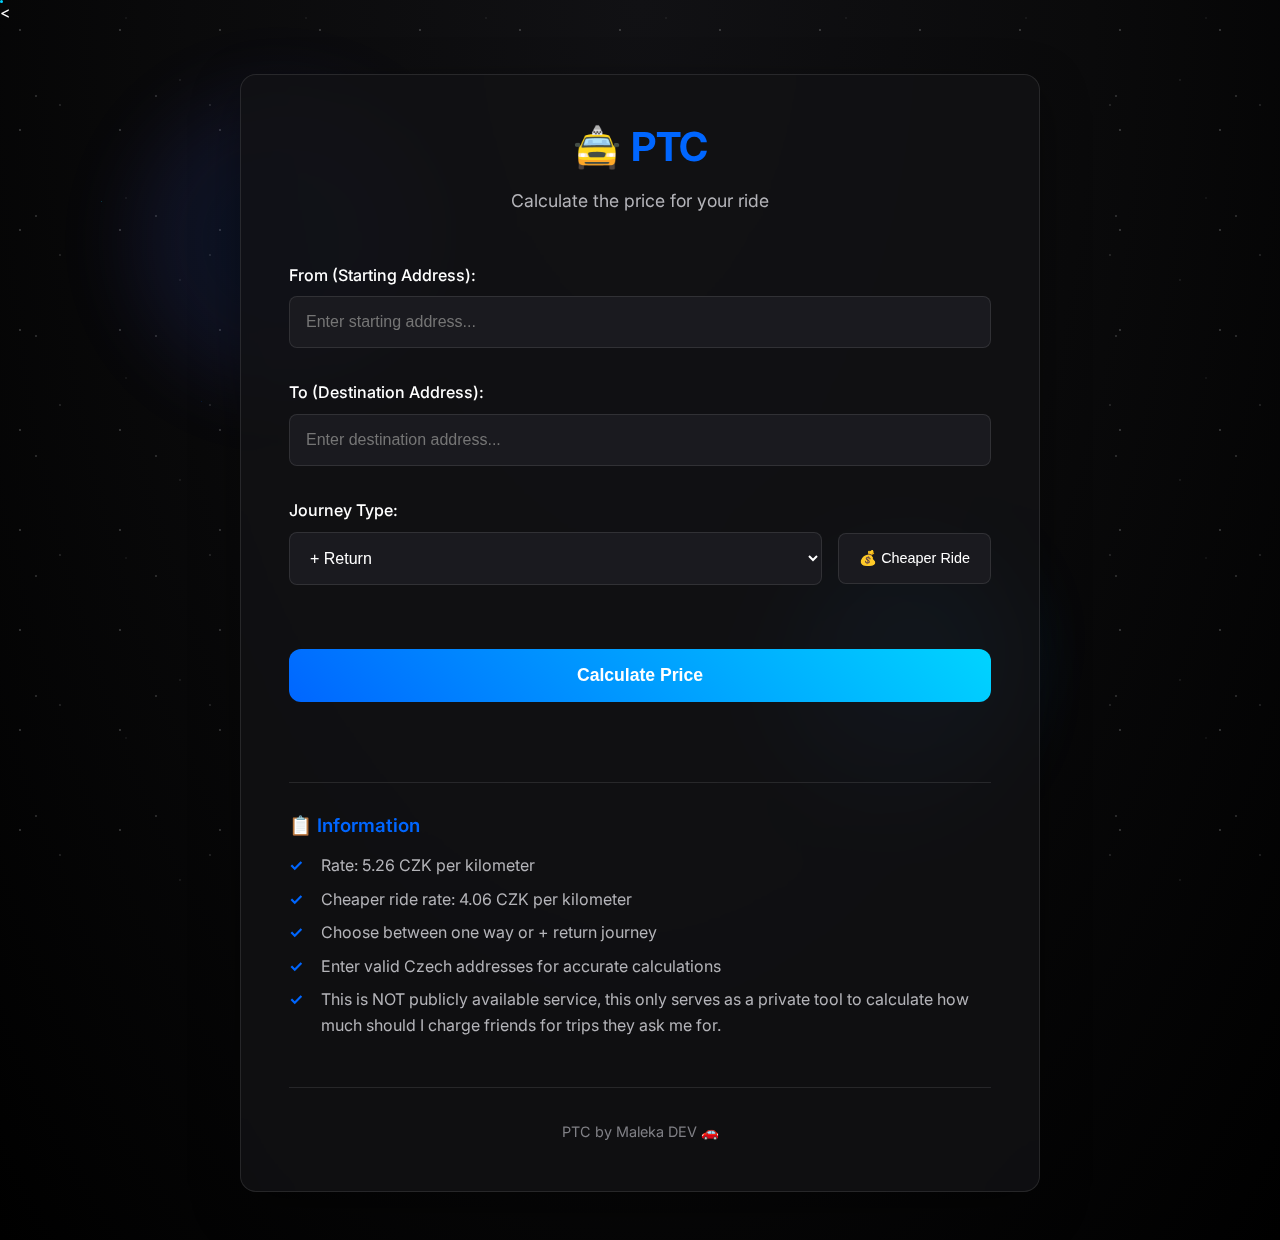
<file: taxi/index.html>
<!DOCTYPE html>
<html lang="en-US" id="htmlRoot">

<head>
    <meta charset="UTF-8" />
    <meta name="viewport" content="width=device-width, initial-scale=1.0" />
    <title>PTC • Maleka DEV</title>
    <link rel="icon" type="image/png" href="../media/malekadev_icon.png">
    <link rel="preconnect" href="https://fonts.googleapis.com">
    <link rel="preconnect" href="https://fonts.gstatic.com" crossorigin>
    <link href="https://fonts.googleapis.com/css2?family=Inter:wght@400;500;600;700&display=swap" rel="stylesheet">
    <link rel="stylesheet" href="../style.css">
    <style>
        /* Taxi-specific styles that extend the main design */
        .taxi-container {
            min-height: 100vh;
            display: flex;
            flex-direction: column;
        }
        
        .taxi-header {
            padding: var(--space-lg) 0;
            background: rgba(17, 17, 20, 0.8);
            backdrop-filter: blur(10px);
            border-bottom: 1px solid var(--border-primary);
        }
        
        .taxi-main {
            flex: 1;
            padding: var(--space-xl) var(--space-lg);
            display: flex;
            justify-content: center;
            align-items: flex-start;
        }
        
        .calculator-card {
            background: var(--bg-card);
            border: 1px solid var(--border-primary);
            border-radius: 16px;
            padding: var(--space-xl);
            width: 100%;
            max-width: 800px;
            backdrop-filter: blur(10px);
            box-shadow: var(--shadow-large);
        }
        
        .calculator-title {
            font-size: 2.5rem;
            font-weight: 700;
            color: var(--primary-blue);
            text-align: center;
            margin-bottom: var(--space-sm);
        }
        
        .calculator-subtitle {
            color: var(--text-secondary);
            text-align: center;
            margin-bottom: var(--space-xl);
            font-size: 1.1rem;
        }
        
        .form-group {
            margin-bottom: var(--space-lg);
            position: relative;
        }
        
        .form-label {
            display: block;
            margin-bottom: var(--space-xs);
            color: var(--text-primary);
            font-weight: 500;
        }
        
        .form-input {
            width: 100%;
            padding: 1rem;
            border: 1px solid var(--border-primary);
            border-radius: 8px;
            background: var(--bg-tertiary);
            color: var(--text-primary);
            font-size: 1rem;
            transition: all 0.3s var(--ease-smooth);
        }
        
        .form-input:focus {
            outline: none;
            border-color: var(--primary-blue);
            box-shadow: 0 0 0 3px rgba(0, 102, 255, 0.1);
        }
        
        .form-select {
            width: 100%;
            padding: 1rem;
            border: 1px solid var(--border-primary);
            border-radius: 8px;
            background: var(--bg-tertiary);
            color: var(--text-primary);
            font-size: 1rem;
            cursor: pointer;
            transition: all 0.3s var(--ease-smooth);
        }
        
        .form-select:focus {
            outline: none;
            border-color: var(--primary-blue);
        }
        
        .journey-controls {
            display: flex;
            gap: var(--space-sm);
            align-items: center;
        }
        
        .journey-select {
            flex: 1;
        }
        
        .cheaper-ride-btn {
            padding: 1rem 1.25rem;
            border: 1px solid var(--border-primary);
            border-radius: 8px;
            background: var(--bg-tertiary);
            color: var(--text-primary);
            font-size: 0.9rem;
            cursor: pointer;
            transition: all 0.3s var(--ease-smooth);
            white-space: nowrap;
        }
        
        .cheaper-ride-btn:hover {
            border-color: var(--primary-blue);
            background: var(--primary-blue);
            color: white;
        }
        
        .cheaper-ride-btn.active {
            border-color: #ffc107;
            background: #ffc107;
            color: #000;
            font-weight: 600;
        }
        
        .calculate-btn {
            width: 100%;
            padding: 1rem 2rem;
            background: linear-gradient(45deg, var(--primary-blue), var(--accent-cyan));
            border: none;
            border-radius: 12px;
            color: white;
            font-size: 1.1rem;
            font-weight: 600;
            cursor: pointer;
            transition: all 0.3s var(--ease-smooth);
            margin: var(--space-lg) 0;
        }
        
        .calculate-btn:hover {
            transform: translateY(-2px);
            box-shadow: var(--shadow-glow);
        }
        
        .results {
            background: var(--bg-tertiary);
            border-radius: 12px;
            padding: var(--space-lg);
            margin: var(--space-lg) 0;
            border: 1px solid var(--border-primary);
        }
        
        .result-item {
            display: flex;
            justify-content: space-between;
            align-items: center;
            padding: var(--space-xs) 0;
            border-bottom: 1px solid var(--border-secondary);
        }
        
        .result-item:last-child {
            border-bottom: none;
        }
        
        .result-item.total {
            font-size: 1.2rem;
            font-weight: 600;
            color: var(--accent-cyan);
            margin-top: var(--space-sm);
            padding-top: var(--space-sm);
            border-top: 1px solid var(--border-primary);
        }
        
        .result-item.final-total {
            font-size: 1.3rem;
            font-weight: 700;
            color: #00ff88;
            background: rgba(0, 255, 136, 0.1);
            border-radius: 8px;
            padding: var(--space-sm);
            margin-top: var(--space-sm);
        }
        
        .payment-section {
            margin-top: var(--space-lg);
            text-align: center;
            padding: var(--space-lg);
            background: rgba(124, 77, 255, 0.1);
            border-radius: 12px;
            border: 1px solid #7c4dff;
        }
        
        .payment-btn {
            width: 100%;
            padding: 1rem 2rem;
            background: linear-gradient(45deg, #7c4dff, #3f51b5);
            border: none;
            border-radius: 12px;
            color: white;
            font-size: 1.1rem;
            font-weight: 600;
            cursor: pointer;
            transition: all 0.3s var(--ease-smooth);
            margin-bottom: var(--space-sm);
        }
        
        .payment-btn:hover {
            transform: translateY(-2px);
            box-shadow: 0 4px 15px rgba(124, 77, 255, 0.3);
        }
        
        .suggestions {
            position: absolute;
            top: 100%;
            left: 0;
            right: 0;
            background: var(--bg-tertiary);
            border: 1px solid var(--border-primary);
            border-top: none;
            border-radius: 0 0 8px 8px;
            max-height: 200px;
            overflow-y: auto;
            z-index: 1000;
            display: none;
        }
        
        .suggestion-item {
            padding: 0.75rem 1rem;
            cursor: pointer;
            border-bottom: 1px solid var(--border-secondary);
            transition: background-color 0.2s var(--ease-smooth);
        }
        
        .suggestion-item:hover {
            background: var(--bg-secondary);
        }
        
        .loading {
            text-align: center;
            padding: var(--space-xl);
            color: var(--text-secondary);
        }
        
        .spinner {
            width: 40px;
            height: 40px;
            border: 3px solid var(--border-primary);
            border-top: 3px solid var(--primary-blue);
            border-radius: 50%;
            animation: spin 1s linear infinite;
            margin: 0 auto var(--space-sm) auto;
        }
        
        @keyframes spin {
            0% { transform: rotate(0deg); }
            100% { transform: rotate(360deg); }
        }
        
        .error {
            background: rgba(255, 77, 77, 0.1);
            border: 1px solid #ff4d4d;
            border-radius: 8px;
            padding: var(--space-lg);
            margin: var(--space-lg) 0;
            text-align: center;
            color: #ff4d4d;
        }
        
        .info-section {
            margin-top: var(--space-xl);
            padding-top: var(--space-lg);
            border-top: 1px solid var(--border-primary);
        }
        
        .info-section h3 {
            color: var(--primary-blue);
            margin-bottom: var(--space-sm);
        }
        
        .info-section ul {
            list-style: none;
            padding: 0;
        }
        
        .info-section li {
            margin-bottom: var(--space-xs);
            color: var(--text-secondary);
            padding-left: var(--space-lg);
            position: relative;
        }
        
        .info-section li:before {
            content: "✓";
            color: var(--primary-blue);
            font-weight: bold;
            position: absolute;
            left: 0;
        }
        
        .card-footer {
            text-align: center;
            margin-top: var(--space-xl);
            padding-top: var(--space-lg);
            border-top: 1px solid var(--border-primary);
            color: var(--text-tertiary);
            font-size: 0.9rem;
        }
        
        /* Payment Modal Styles */
        .payment-modal-overlay {
            position: fixed;
            top: 0;
            left: 0;
            width: 100%;
            height: 100%;
            background: rgba(0, 0, 0, 0.8);
            display: flex;
            justify-content: center;
            align-items: center;
            z-index: 10000;
            padding: 1rem;
        }
        
        .payment-modal {
            background: var(--bg-card);
            border-radius: 16px;
            max-width: 500px;
            width: 100%;
            max-height: 90vh;
            overflow-y: auto;
            box-shadow: var(--shadow-large);
            border: 1px solid var(--border-primary);
        }
        
        .payment-modal-header {
            display: flex;
            justify-content: space-between;
            align-items: center;
            padding: var(--space-lg);
            border-bottom: 1px solid var(--border-primary);
            background: var(--primary-blue);
            border-radius: 15px 15px 0 0;
        }
        
        .payment-modal-header h2 {
            color: white;
            margin: 0;
            font-size: 1.3rem;
        }
        
        .modal-close {
            background: none;
            border: none;
            color: white;
            font-size: 1.5rem;
            cursor: pointer;
            padding: 0;
            width: 30px;
            height: 30px;
            display: flex;
            align-items: center;
            justify-content: center;
            border-radius: 50%;
            transition: background 0.3s var(--ease-smooth);
        }
        
        .modal-close:hover {
            background: rgba(255, 255, 255, 0.2);
        }
        
        .payment-modal-content {
            padding: var(--space-lg);
        }
        
        .payment-amount-info {
            background: rgba(255, 165, 0, 0.1);
            border: 1px solid #ffa500;
            border-radius: 12px;
            padding: var(--space-lg);
            margin-bottom: var(--space-lg);
            text-align: center;
        }
        
        .payment-amount-info h3 {
            color: #ffa500;
            margin: 0 0 var(--space-sm) 0;
        }
        
        .amount-highlight {
            font-size: 2rem;
            font-weight: bold;
            color: #00ff88;
            margin: var(--space-sm) 0;
            text-shadow: 0 0 10px rgba(0, 255, 136, 0.3);
        }
        
        .payment-route-info {
            background: var(--bg-tertiary);
            border: 1px solid var(--border-primary);
            border-radius: 12px;
            padding: var(--space-lg);
            margin-bottom: var(--space-lg);
        }
        
        .payment-route-info h3 {
            color: var(--primary-blue);
            margin: 0 0 var(--space-sm) 0;
        }
        
        .map-links {
            margin-bottom: var(--space-sm);
        }
        
        .map-link-item {
            margin-bottom: var(--space-sm);
        }
        
        .map-link-item:last-child {
            margin-bottom: var(--space-xs);
        }
        
        .map-link-item label {
            display: block;
            color: var(--text-secondary);
            font-size: 0.9rem;
            margin-bottom: var(--space-xs);
            font-weight: 500;
        }
        
        .link-box {
            display: flex;
            gap: var(--space-xs);
            margin-bottom: var(--space-xs);
        }
        
        .link-box input {
            flex: 1;
            background: var(--bg-secondary);
            border: 1px solid var(--border-primary);
            border-radius: 8px;
            padding: 0.75rem;
            color: var(--text-primary);
            font-family: 'Courier New', monospace;
            font-size: 0.85rem;
        }
        
        .coordinates-info {
            background: var(--bg-secondary);
            padding: var(--space-xs);
            border-radius: 6px;
            margin-top: var(--space-xs);
        }
        
        .coordinates-info small {
            color: var(--text-tertiary);
            font-family: 'Courier New', monospace;
        }
        
        .copy-btn {
            background: var(--primary-blue);
            border: none;
            border-radius: 8px;
            color: white;
            padding: 0.75rem 1rem;
            cursor: pointer;
            font-size: 0.9rem;
            font-weight: 600;
            transition: all 0.3s var(--ease-smooth);
        }
        
        .copy-btn:hover {
            transform: translateY(-1px);
            box-shadow: 0 2px 8px rgba(0, 102, 255, 0.3);
        }
        
        .link-instruction {
            font-size: 0.85rem;
            color: var(--text-tertiary);
            margin: 0;
            font-style: italic;
        }
        
        .route-summary {
            background: var(--bg-secondary);
            border-radius: 8px;
            padding: var(--space-lg);
            margin-bottom: var(--space-lg);
        }
        
        .route-summary h4 {
            color: var(--text-secondary);
            margin: 0 0 var(--space-xs) 0;
        }
        
        .route-summary p {
            margin: 0.25rem 0;
            color: var(--text-primary);
            font-size: 0.9rem;
        }
        
        .payment-buttons {
            display: flex;
            gap: var(--space-sm);
            justify-content: center;
        }
        
        .cancel-btn, .proceed-btn {
            flex: 1;
            padding: var(--space-sm);
            border: none;
            border-radius: 12px;
            font-size: 1rem;
            font-weight: 600;
            cursor: pointer;
            transition: all 0.3s var(--ease-smooth);
        }
        
        .cancel-btn {
            background: var(--bg-secondary);
            color: var(--text-primary);
            border: 1px solid var(--border-primary);
        }
        
        .cancel-btn:hover {
            background: var(--bg-tertiary);
        }
        
        .proceed-btn {
            background: linear-gradient(45deg, #7c4dff, #3f51b5);
            color: white;
        }
        
        .proceed-btn:hover {
            transform: translateY(-1px);
            box-shadow: 0 4px 15px rgba(124, 77, 255, 0.3);
        }
        
        /* Mobile responsive */
        @media (max-width: 768px) {
            .taxi-main {
                padding: var(--space-lg) var(--space-sm);
            }
            
            .calculator-card {
                padding: var(--space-lg);
            }
            
            .calculator-title {
                font-size: 2rem;
            }
            
            .journey-controls {
                flex-direction: column;
                gap: var(--space-sm);
            }
            
            .cheaper-ride-btn {
                width: 100%;
            }
        }
    </style>
    <!-- Using OpenStreetMap/Nominatim instead of Google Maps for no API key requirement -->
    <script src="taxi-script.js"></script>
</head>

<<body class="taxi-container">
    <!-- Background elements from main design -->
    <div class="background-container">
        <div class="stars"></div>
        <div class="floating-particles"></div>
        <div class="gradient-orbs">
            <div class="orb orb-1"></div>
            <div class="orb orb-2"></div>
            <div class="orb orb-3"></div>
        </div>
    </div>
    
    <main class="taxi-main">
        <div class="calculator-card">
            <h1 class="calculator-title">🚖 PTC</h1>
            <p class="calculator-subtitle">Calculate the price for your ride</p>
            
            <div class="calculator-form">
                <div class="form-group">
                    <label for="startAddress" class="form-label">From (Starting Address):</label>
                    <input type="text" id="startAddress" class="form-input" placeholder="Enter starting address..." />
                    <div class="suggestions" id="startSuggestions"></div>
                </div>
                
                <div class="form-group">
                    <label for="endAddress" class="form-label">To (Destination Address):</label>
                    <input type="text" id="endAddress" class="form-input" placeholder="Enter destination address..." />
                    <div class="suggestions" id="endSuggestions"></div>
                </div>
                
                <div class="form-group">
                    <label for="journeyType" class="form-label">Journey Type:</label>
                    <div class="journey-controls">
                        <select id="journeyType" class="form-select journey-select">
                            <option value="oneway">One Way</option>
                            <option value="return" selected>+ Return</option>
                        </select>
                        <button type="button" id="cheaperRideBtn" class="cheaper-ride-btn" onclick="toggleCheaperRide()">💰 Cheaper Ride</button>
                    </div>
                </div>
                
                <button class="calculate-btn" onclick="calculatePrice()">Calculate Price</button>
                
                <div class="results" id="results" style="display: none;">
                    <div class="result-item">
                        <span class="label">Distance:</span>
                        <span class="value" id="distance">-</span>
                    </div>
                    <div class="result-item">
                        <span class="label">Rate:</span>
                        <span class="value" id="currentRate">5.26 CZK/km</span>
                    </div>
                    <div class="result-item total">
                        <span class="label">Total Price:</span>
                        <span class="value" id="totalPrice">-</span>
                    </div>
                    <div class="result-item processing-fee" id="processingFee" style="display: none;">
                        <span class="label">Processing Fee (1.2% + 7 CZK):</span>
                        <span class="value" id="processingFeeAmount">-</span>
                    </div>
                    <div class="result-item final-total" id="finalTotal" style="display: none;">
                        <span class="label">Final Amount (incl. processing):</span>
                        <span class="value" id="finalTotalAmount">-</span>
                    </div>
                    
                    <div class="payment-section" id="paymentSection" style="display: none;">
                        <button class="payment-btn" onclick="proceedToPayment()">
                            💳 Proceed to Payment (Revolut)
                        </button>
                        <p class="payment-info">Secure payment via Revolut • Processing fee may be included</p>
                    </div>
                </div>
                
                <div class="loading" id="loading" style="display: none;">
                    <div class="spinner"></div>
                    <p>Calculating route...</p>
                </div>
                
                <div class="error" id="error" style="display: none;">
                    <p>❌ Could not calculate the route. Please check the addresses and try again.</p>
                </div>
            </div>
            
            <div class="info-section">
                <h3>📋 Information</h3>
                <ul>
                    <li>Rate: 5.26 CZK per kilometer</li>
                    <li>Cheaper ride rate: 4.06 CZK per kilometer</li>
                    <li>Choose between one way or + return journey</li>
                    <li>Enter valid Czech addresses for accurate calculations</li>
                    <li>This is NOT publicly available service, this only serves as a private tool to calculate how much should I charge friends for trips they ask me for.</li>
                </ul>
            </div>
            
            <div class="card-footer">
                <span>PTC by Maleka DEV 🚗</span>
            </div>
        </div>
    </main>
</body>

</html>
</file>
<file: old/style.css>
* {
  user-select: none;
}

:root {
  --nns: #fcfc2b;
  --flagbar: #d46bba;
}

body {
  margin: 0;
  font-family: 'Outfit', sans-serif;
  background: radial-gradient(circle at center, #040C1C, #000);
  color: #fff;
  display: flex;
  justify-content: center;
  align-items: center;
  height: 100vh;
  overflow: hidden;
}

.container {
  display: flex;
  flex-direction: row;
  align-items: center;
  gap: 4rem;
}

#maleka {
  color: #00a9fe !important
}

.profile-img {
  width: 400px;
  height: 400px;
  border-radius: 50%;
  background: url('media/malekadev_icon.png') center/cover no-repeat;
  box-shadow: 0 0 20px rgba(20, 5, 20, 0.2);
}

.title-brand {

  font-weight: bold;
}

.title-suffix {
  font-weight: normal;
  color: #888;
  /* or a lighter shade to de-emphasize */
}

.dots {
  position: absolute;
  width: 100%;
  height: 100%;
  background-image: radial-gradient(#ffc107 1px, transparent 1px);
  background-size: 20px 20px;
  z-index: -1;
  opacity: 0.15;
}

.info {
  max-width: 400px;
}

h1 {
  margin: 0;
  color: #0d44ff;
}

.title {
  margin-top: 0.25em;
  color: #ccc;
  font-size: 1.2rem;
}

.buttons {
  margin-top: 2rem;
  display: flex;
  flex-direction: column;
  gap: 0.75rem;
}

.language-switcher {
  margin-top: 0.75rem;
  display: flex;
  gap: 0.5rem;
}

.lang-btn {
  background: transparent;
  border: 2px solid #ccc;
  color: #ccc;
  padding: 0.4rem 0.8rem;
  font-size: 0.9rem;
  cursor: pointer;
  border-radius: 8px;
  transition: all 0.2s ease;
  font-family: 'Outfit', sans-serif;
}

.lang-btn:hover {
  border-color: #0d6efd;
  color: #0d6efd;
}

.lang-btn.active {
  background: #0d6efd;
  border-color: #0d6efd;
  color: white;
}

.lang-btn.locked {
  opacity: 0.4;
  cursor: not-allowed;
  position: relative;
}

.lang-btn.locked:hover {
  border-color: #ccc;
  color: #ccc;
}

.lang-info {
  position: absolute;
  top: 100%;
  left: 0;
  background: rgba(0,0,0,0.7);
  padding: 6px 10px;
  border: 1px solid #333;
  border-radius: 8px;
  font-size: 0.65rem;
  color: #ddd;
  margin-top: 4px;
  max-width: 180px;
  backdrop-filter: blur(4px);
  box-shadow: 0 4px 10px rgba(0,0,0,0.5);
  pointer-events: none;
  transition: opacity 0.2s ease;
  z-index: 60;
}


.btn {
  padding: 12px 28px;
  background: #0d6efd;
  color: white;
  border: none;
  border-radius: 12px;
  font-weight: bold;
  position: relative;
  overflow: hidden;
  z-index: 0;
  cursor: pointer;
  font-size: 1rem;
  text-align: center;
  text-transform: uppercase;
}

#hiremeButton {
  animation: hmb-glow 2s infinite alternate;
}

#hiremeButton::after {
  content: '';
  position: absolute;
  top: -50%;
  left: -50%;
  width: 200%;
  height: 200%;
  background: linear-gradient(120deg, transparent, rgba(255, 255, 255, 0.6), transparent);
  transform: rotate(45deg);
  animation: hmb-shine 2s infinite linear;
}

@keyframes hmb-shine {
  0% {
    transform: translateX(-100%) rotate(45deg);
  }

  100% {
    transform: translateX(100%) rotate(45deg);
  }
}

@keyframes hmb-glow {
  0% {
    box-shadow: 0 0 10px #0d6efd, 0 0 20px #0d6efd;
  }

  100% {
    box-shadow: 0 0 20px var(--nns), 0 0 30px var(--nns);
  }
}

.info h1 {
  font-size: 2.5rem;
  font-weight: 700;
  line-height: 1.2;
  color: #125FF8;
}


@media (max-width: 768px) {
  body {
    flex-direction: column;
    align-items: center;
    justify-content: flex-start;
    height: auto;
    min-height: 100vh;
    overflow-y: auto;
    overflow-x: hidden;
    padding: 2rem 1rem;
    box-sizing: border-box;
  }

  .container {
    flex-direction: column;
    align-items: center;
    gap: 1.5rem;
    width: 100%;
    max-width: 100%;
    text-align: center;
  }

  .profile-img {
    width: 250px;
    height: 250px;
    border-radius: 50%;
    background-size: cover;
    background-position: center;
    margin: 0 auto;
    display: block;
  }

  .info {
    width: 100%;
    max-width: 100%;
    padding: 0;
  }

  .info h1 {
    font-size: 2.2rem;
    margin: 0.5rem 0;
    line-height: 1.2;
    text-align: center;
  }

  .title {
    font-size: 1.05rem;
    color: #ccc;
    padding: 0 1rem;
    text-align: center;
    margin-bottom: 1rem;
  }

  .language-switcher {
    justify-content: center;
    margin: 0.5rem 0 0.25rem;
  }

  .buttons {
    width: 100%;
    display: flex;
    flex-direction: column;
    gap: 0.75rem;
    align-items: center;
  }

  .btn {
    width: 100%;
    max-width: 280px;
    font-size: 1rem;
    padding: 0.75rem 1rem;
    text-align: center;
  }

  #i-lookingforlogo {
    font-size: 0.9rem;
    font-weight: lighter;
    color: tomato;
    text-align: center;
    padding: 0 1rem;
    margin-top: 0.5rem;
  }

  #hiremeButton {
    animation: hmb-glow 1.8s infinite alternate;
  }

  .dots {
    background-size: 12px 12px;
    opacity: 0.06;
    position: fixed;
    top: 0;
    left: 0;
    pointer-events: none;
    z-index: -1;
  }
}
</file>
<file: style.css>
/* Modern CSS Reset and Base Styles */
*,
*::before,
*::after {
    box-sizing: border-box;
    margin: 0;
    padding: 0;
    user-select: none;
}

:root {
    /* Brand Colors */
    --primary-blue: #0066ff;
    --primary-blue-light: #3385ff;
    --primary-blue-dark: #004cc7;
    --accent-cyan: #00d4ff;
    --accent-purple: #8b5cf6;
    --nns: #fcfc2b;
    --flagbar: #d46bba;
    
    /* Dark Theme Colors */
    --bg-primary: #0a0a0b;
    --bg-secondary: #111114;
    --bg-tertiary: #1a1a1f;
    --bg-card: rgba(17, 17, 20, 0.8);
    --bg-glass: rgba(255, 255, 255, 0.05);
    
    /* Text Colors */
    --text-primary: #ffffff;
    --text-secondary: #b4b4b9;
    --text-tertiary: #808086;
    --text-muted: #5a5a60;
    
    /* Border Colors */
    --border-primary: rgba(255, 255, 255, 0.1);
    --border-secondary: rgba(255, 255, 255, 0.05);
    --border-accent: rgba(0, 102, 255, 0.3);
    
    /* Shadows */
    --shadow-small: 0 2px 8px rgba(0, 0, 0, 0.2);
    --shadow-medium: 0 8px 24px rgba(0, 0, 0, 0.3);
    --shadow-large: 0 16px 48px rgba(0, 0, 0, 0.4);
    --shadow-glow: 0 0 20px rgba(0, 102, 255, 0.3);
    
    /* Animation Curves */
    --ease-smooth: cubic-bezier(0.4, 0, 0.2, 1);
    --ease-spring: cubic-bezier(0.175, 0.885, 0.32, 1.275);
    --ease-bounce: cubic-bezier(0.68, -0.55, 0.265, 1.55);
    
    /* Spacing */
    --space-xs: 0.5rem;
    --space-sm: 1rem;
    --space-md: 1.5rem;
    --space-lg: 2rem;
    --space-xl: 3rem;
    --space-xxl: 4rem;
}

/* Global Styles */
html {
    scroll-behavior: smooth;
    /* Hide scrollbar for all browsers */
    scrollbar-width: none; /* Firefox */
    -ms-overflow-style: none; /* IE and Edge */
}

/* Hide scrollbar for WebKit browsers */
html::-webkit-scrollbar {
    display: none;
}

body {
    font-family: 'Inter', -apple-system, BlinkMacSystemFont, 'Segoe UI', sans-serif;
    background: radial-gradient(ellipse at top, #111114 0%, #0a0a0b 50%, #000000 100%);
    color: var(--text-primary);
    line-height: 1.6;
    overflow-x: hidden;
    min-height: 100vh;
    position: relative;
    /* Additional scrollbar hiding for body */
    scrollbar-width: none; /* Firefox */
    -ms-overflow-style: none; /* IE and Edge */
}

/* Hide scrollbar for WebKit browsers on body */
body::-webkit-scrollbar {
    display: none;
}

/* Typography */
h1, h2, h3, h4, h5, h6 {
    font-weight: 600;
    line-height: 1.2;
    color: var(--text-primary);
}

p {
    margin-bottom: var(--space-sm);
    color: var(--text-secondary);
}

a {
    color: var(--primary-blue);
    text-decoration: none;
    transition: all 0.2s var(--ease-smooth);
}

a:hover {
    color: var(--accent-cyan);
}

.link-highlight {
    background: linear-gradient(90deg, var(--primary-blue), var(--accent-cyan));
    background-size: 200% 100%;
    -webkit-background-clip: text;
    -webkit-text-fill-color: transparent;
    background-clip: text;
    transition: all 0.3s var(--ease-smooth);
}

.link-highlight:hover {
    background-position: 100% 0;
}

/* Background Elements */
.background-container {
    position: fixed;
    top: 0;
    left: 0;
    width: 100%;
    height: 100%;
    z-index: -1;
    pointer-events: none;
}

.stars {
    position: absolute;
    width: 100%;
    height: 100%;
    background-image: 
        radial-gradient(1px 1px at 20% 30%, #ffffff, transparent),
        radial-gradient(1px 1px at 40% 70%, rgba(255, 255, 255, 0.6), transparent),
        radial-gradient(1px 1px at 90% 40%, rgba(255, 255, 255, 0.4), transparent),
        radial-gradient(1px 1px at 30% 80%, rgba(255, 255, 255, 0.8), transparent),
        radial-gradient(1px 1px at 70% 10%, rgba(255, 255, 255, 0.3), transparent);
    background-repeat: repeat;
    background-size: 100px 100px, 150px 150px, 200px 200px, 120px 120px, 180px 180px;
    animation: twinkle 10s infinite linear;
    opacity: 0.6;
}

@keyframes twinkle {
    0%, 100% { opacity: 0.3; }
    50% { opacity: 0.8; }
}

.floating-particles {
    position: absolute;
    width: 100%;
    height: 100%;
    overflow: hidden;
}

.floating-particles::before {
    content: '';
    position: absolute;
    width: 3px;
    height: 3px;
    background: var(--accent-cyan);
    border-radius: 50%;
    box-shadow: 
        100px 200px 0 -1px rgba(0, 212, 255, 0.3),
        300px 100px 0 -1px rgba(139, 92, 246, 0.3),
        500px 300px 0 -1px rgba(0, 102, 255, 0.3),
        700px 150px 0 -1px rgba(0, 212, 255, 0.2),
        900px 250px 0 -1px rgba(139, 92, 246, 0.2),
        200px 400px 0 -1px rgba(0, 102, 255, 0.2),
        400px 500px 0 -1px rgba(0, 212, 255, 0.1),
        600px 450px 0 -1px rgba(139, 92, 246, 0.1),
        800px 350px 0 -1px rgba(0, 102, 255, 0.1);
    animation: float 20s infinite linear;
}

@keyframes float {
    0% { transform: translateY(100vh) rotate(0deg); }
    100% { transform: translateY(-100px) rotate(360deg); }
}

.gradient-orbs {
    position: absolute;
    width: 100%;
    height: 100%;
}

.orb {
    position: absolute;
    border-radius: 50%;
    filter: blur(40px);
    opacity: 0.1;
    animation: orbit 30s infinite ease-in-out;
}

.orb-1 {
    width: 300px;
    height: 300px;
    background: radial-gradient(circle, var(--primary-blue), var(--accent-purple));
    top: 10%;
    left: 10%;
    animation-delay: 0s;
}

.orb-2 {
    width: 200px;
    height: 200px;
    background: radial-gradient(circle, var(--accent-cyan), var(--primary-blue));
    top: 60%;
    right: 20%;
    animation-delay: -10s;
}

.orb-3 {
    width: 250px;
    height: 250px;
    background: radial-gradient(circle, var(--accent-purple), var(--accent-cyan));
    bottom: 10%;
    left: 60%;
    animation-delay: -20s;
}

@keyframes orbit {
    0%, 100% { transform: translate(0, 0) scale(1); }
    25% { transform: translate(50px, -30px) scale(1.1); }
    50% { transform: translate(-20px, 40px) scale(0.9); }
    75% { transform: translate(-40px, -20px) scale(1.05); }
}

/* Header Styles */
.header {
    position: fixed;
    top: 0;
    left: 0;
    right: 0;
    z-index: 1000;
    background: rgba(10, 10, 11, 0.9);
    backdrop-filter: blur(20px);
    border-bottom: 1px solid var(--border-primary);
    transition: all 0.3s var(--ease-smooth);
}

.header-content {
    display: flex;
    align-items: center;
    justify-content: space-between;
    padding: var(--space-sm) var(--space-lg);
    max-width: 1200px;
    margin: 0 auto;
}

.logo-container {
    display: flex;
    align-items: center;
    gap: var(--space-sm);
}

.profile-img {
    width: 40px;
    height: 40px;
    border-radius: 12px;
    background: url('media/malekadev_icon.png') center/cover no-repeat;
    border: 2px solid var(--border-accent);
    transition: all 0.3s var(--ease-smooth);
    box-shadow: var(--shadow-small);
    overflow: hidden;
}

.profile-img img,
.profile-img .profile-image {
    width: 100%;
    height: 100%;
    object-fit: cover;
    border-radius: inherit;
}

.profile-img:hover {
    transform: scale(1.05);
    box-shadow: var(--shadow-glow);
}

.brand-name {
    font-size: 1.5rem;
    font-weight: 700;
    cursor: pointer;
    display: flex;
    align-items: center;
    gap: 0.2rem;
    transition: all 0.3s var(--ease-smooth);
}

.brand-name:hover {
    transform: translateY(-1px);
}

.brand-text {
    background: linear-gradient(135deg, var(--primary-blue), var(--accent-cyan));
    -webkit-background-clip: text;
    -webkit-text-fill-color: transparent;
    background-clip: text;
}

.brand-accent {
    color: var(--accent-purple);
    font-family: 'JetBrains Mono', monospace;
    font-weight: 500;
}

.title-info {
    font-size: 0.875rem;
    color: var(--text-tertiary);
    margin-top: 0.2rem;
}

.title-suffix {
    color: var(--text-muted);
}

.title-brand {
    color: var(--text-secondary);
    font-weight: 500;
}

/* Language Switcher */
.language-switcher {
    display: flex;
    gap: var(--space-xs);
    position: relative;
}

/* Navigation Styles */
.nav {
    display: flex;
    align-items: center;
    justify-content: space-between;
    padding: var(--space-sm) var(--space-lg);
    max-width: 1200px;
    margin: 0 auto;
    width: 100%;
}

.nav-brand {
    display: flex;
    align-items: center;
    gap: var(--space-sm);
}

.brand-link {
    display: flex;
    align-items: center;
    gap: var(--space-sm);
    text-decoration: none;
    color: inherit;
}

.nav-menu {
    display: flex;
    align-items: center;
    gap: var(--space-md);
}

.nav-link {
    color: var(--text-secondary);
    text-decoration: none;
    font-weight: 500;
    padding: var(--space-xs) var(--space-sm);
    border-radius: 8px;
    transition: all 0.2s var(--ease-smooth);
}

.nav-link:hover {
    color: var(--text-primary);
    background: var(--bg-glass);
}

.lang-btn {
    padding: 0.5rem 1rem;
    background: transparent;
    border: 1px solid var(--border-primary);
    color: var(--text-secondary);
    border-radius: 8px;
    font-family: inherit;
    font-size: 0.875rem;
    cursor: pointer;
    transition: all 0.3s var(--ease-smooth);
    position: relative;
    overflow: hidden;
}

.lang-btn::before {
    content: '';
    position: absolute;
    top: 0;
    left: -100%;
    width: 100%;
    height: 100%;
    background: linear-gradient(90deg, transparent, rgba(255, 255, 255, 0.1), transparent);
    transition: left 0.5s var(--ease-smooth);
}

.lang-btn:hover::before {
    left: 100%;
}

.lang-btn:hover {
    border-color: var(--border-accent);
    color: var(--accent-cyan);
    transform: translateY(-1px);
    box-shadow: var(--shadow-small);
}

.lang-btn.active {
    background: var(--primary-blue);
    border-color: var(--primary-blue);
    color: white;
    box-shadow: var(--shadow-glow);
}

.lang-info {
    position: absolute;
    top: 100%;
    left: 0;
    background: var(--bg-card);
    backdrop-filter: blur(20px);
    padding: var(--space-xs) var(--space-sm);
    border: 1px solid var(--border-primary);
    border-radius: 8px;
    font-size: 0.75rem;
    color: var(--text-secondary);
    margin-top: var(--space-xs);
    box-shadow: var(--shadow-medium);
    transition: all 0.2s var(--ease-smooth);
    z-index: 10;
}

/* Main Container */
.main-container {
    padding-top: 80px;
    min-height: 100vh;
    max-width: 1200px;
    margin: 0 auto;
    padding-left: var(--space-lg);
    padding-right: var(--space-lg);
}

/* Hero Section */
.hero-section {
    display: flex;
    flex-direction: column;
    justify-content: center;
    align-items: center;
    min-height: calc(100vh - 80px);
    padding: var(--space-xxl) 0;
    text-align: center;
    position: relative;
}

.hero-content {
    display: flex;
    flex-direction: column;
    align-items: center;
    gap: var(--space-xl);
    margin-bottom: var(--space-xxl);
}

.profile-showcase {
    position: relative;
    display: flex;
    flex-direction: column;
    align-items: center;
    gap: var(--space-md);
}

.profile-img-large {
    width: 120px;
    height: 120px;
    border-radius: 50%;
    background: url('media/malekadev_icon.png') center/cover no-repeat;
    border: 3px solid var(--border-accent);
    box-shadow: var(--shadow-large);
    transition: all 0.5s var(--ease-smooth);
    position: relative;
    z-index: 1;
    overflow: hidden;
}

.profile-img-large img,
.profile-img-large .main-profile-image {
    width: 100%;
    height: 100%;
    object-fit: cover;
    border-radius: inherit;
    display: block;
}

.profile-img-large::before {
    content: '';
    position: absolute;
    inset: -3px;
    border-radius: inherit;
    background: linear-gradient(45deg, var(--primary-blue), var(--accent-cyan), var(--accent-purple));
    background-size: 300% 300%;
    z-index: -1;
    animation: borderGlow 4s ease-in-out infinite;
}

@keyframes borderGlow {
    0%, 100% { background-position: 0% 50%; }
    50% { background-position: 100% 50%; }
}

.profile-img-large:hover {
    transform: translateY(-5px) scale(1.02);
    box-shadow: 
        var(--shadow-large),
        0 0 40px rgba(0, 102, 255, 0.4);
}

.status-indicator {
    display: flex;
    align-items: center;
    gap: var(--space-xs);
    padding: var(--space-xs) var(--space-sm);
    background: var(--bg-glass);
    backdrop-filter: blur(20px);
    border: 1px solid var(--border-primary);
    border-radius: 20px;
    font-size: 0.875rem;
    color: var(--text-secondary);
}

.status-dot {
    width: 8px;
    height: 8px;
    background: #00ff88;
    border-radius: 50%;
    animation: pulse 2s infinite;
}

@keyframes pulse {
    0%, 100% { opacity: 1; transform: scale(1); }
    50% { opacity: 0.7; transform: scale(1.1); }
}

.hero-text {
    max-width: 600px;
    text-align: center;
}

.job-title {
    font-size: 2.5rem;
    font-weight: 600;
    margin-bottom: var(--space-md);
    background: linear-gradient(135deg, var(--text-primary), var(--text-secondary));
    -webkit-background-clip: text;
    -webkit-text-fill-color: transparent;
    background-clip: text;
    position: relative;
    contain: layout;
    transform: translateZ(0);
}

.typing-text {
    font-family: 'JetBrains Mono', monospace;
    font-size: 2rem;
    min-width: 420px;
    display: inline-block;
    text-align: center;
    line-height: 1.4;
    min-height: 3.5rem;
    pointer-events: none;
    user-select: none;
    will-change: contents;
}

.cursor {
    color: var(--accent-cyan);
    animation: blink 1.5s infinite;
    display: inline-block;
    font-weight: 400;
    margin-left: 2px;
    pointer-events: none;
    user-select: none;
}

@keyframes blink {
    0%, 50% { opacity: 1; }
    51%, 100% { opacity: 0; }
}

.hero-description {
    font-size: 1.25rem;
    color: var(--text-secondary);
    margin-bottom: var(--space-xl);
    line-height: 1.6;
}

.cta-buttons {
    display: flex;
    gap: var(--space-md);
    justify-content: center;
    flex-wrap: wrap;
}

/* Button Styles */
.btn {
    position: relative;
    padding: var(--space-sm) var(--space-lg);
    border: none;
    border-radius: 12px;
    font-family: inherit;
    font-size: 1rem;
    font-weight: 500;
    cursor: pointer;
    transition: all 0.3s var(--ease-smooth);
    overflow: hidden;
    z-index: 1;
    min-width: 140px;
}

.btn-primary {
    background: linear-gradient(135deg, var(--primary-blue), var(--accent-cyan));
    color: white;
    box-shadow: var(--shadow-medium);
    position: relative;
}

.btn-primary::before {
    content: '';
    position: absolute;
    inset: 0;
    background: linear-gradient(135deg, var(--accent-cyan), var(--accent-purple));
    opacity: 0;
    transition: opacity 0.3s var(--ease-smooth);
    z-index: -1;
}

.btn-primary:hover::before {
    opacity: 1;
}

.btn-primary:hover {
    transform: translateY(-2px);
    box-shadow: 
        var(--shadow-large),
        0 0 30px rgba(0, 102, 255, 0.5);
}

.btn-glow {
    position: absolute;
    inset: 0;
    background: linear-gradient(45deg, transparent, rgba(255, 255, 255, 0.3), transparent);
    transform: translateX(-100%);
    transition: transform 0.6s var(--ease-smooth);
    z-index: 2;
    pointer-events: none;
}

.btn-primary:hover .btn-glow {
    transform: translateX(100%);
}

.btn-secondary {
    background: var(--bg-glass);
    color: var(--text-primary);
    border: 1px solid var(--border-primary);
    backdrop-filter: blur(20px);
}

.btn-secondary:hover {
    background: var(--bg-card);
    border-color: var(--border-accent);
    transform: translateY(-2px);
    box-shadow: var(--shadow-medium);
}

.btn-text {
    position: relative;
    z-index: 3;
}

/* Navigation Pills */
.nav-pills {
    display: flex;
    gap: var(--space-sm);
    justify-content: center;
    flex-wrap: wrap;
    margin-bottom: var(--space-xl);
}

.nav-pill {
    display: flex;
    align-items: center;
    gap: var(--space-xs);
    padding: var(--space-sm) var(--space-md);
    background: var(--bg-glass);
    border: 1px solid var(--border-primary);
    border-radius: 25px;
    color: var(--text-secondary);
    cursor: pointer;
    transition: all 0.3s var(--ease-smooth);
    backdrop-filter: blur(20px);
    font-family: inherit;
    font-size: 0.875rem;
}

.nav-pill:hover {
    background: var(--bg-card);
    border-color: var(--border-accent);
    color: var(--accent-cyan);
    transform: translateY(-2px);
    box-shadow: var(--shadow-small);
}

.nav-pill.active {
    background: var(--primary-blue);
    border-color: var(--primary-blue);
    color: white;
    box-shadow: var(--shadow-glow);
}

.pill-icon {
    font-size: 1rem;
}

/* Logo Request */
.logo-request {
    font-size: 0.875rem;
    color: var(--text-muted);
    text-align: center;
    max-width: 500px;
    margin: 0 auto;
    padding: var(--space-md);
    background: var(--bg-glass);
    border: 1px solid rgba(255, 107, 107, 0.2);
    border-radius: 12px;
    backdrop-filter: blur(20px);
    transition: all 0.3s var(--ease-smooth);
}

.logo-request:hover {
    background: rgba(255, 107, 107, 0.1);
    border-color: rgba(255, 107, 107, 0.3);
}

/* Content Sections */
.content-sections {
    padding: var(--space-xxl) 0;
    display: none;
}

/* Content Navigation Pills */
.content-nav-pills {
    display: none;
    justify-content: center;
    gap: var(--space-sm);
    margin: 0 auto var(--space-xl) auto;
    max-width: 600px;
    flex-wrap: wrap;
    padding: 0 var(--space-md);
}

.content-nav-pills .nav-pill {
    background: var(--bg-secondary);
    border: 1px solid var(--border-primary);
    padding: var(--space-sm) var(--space-md);
    border-radius: 25px;
    display: flex;
    align-items: center;
    gap: var(--space-xs);
    font-size: 0.9rem;
    font-weight: 500;
    color: var(--text-secondary);
    cursor: pointer;
    transition: all 0.3s var(--ease-smooth);
    backdrop-filter: blur(10px);
}

.content-nav-pills .nav-pill:hover {
    background: var(--bg-hover);
    border-color: var(--border-accent);
    color: var(--text-primary);
    transform: translateY(-2px);
}

.content-nav-pills .nav-pill.active {
    background: var(--primary-blue);
    border-color: var(--primary-blue);
    color: white;
    box-shadow: var(--shadow-glow);
}

.content-nav-pills .nav-pill.nav-pill-home {
    background: var(--bg-tertiary);
    border-color: var(--border-secondary);
}

.content-nav-pills .nav-pill.nav-pill-home:hover {
    background: var(--accent-cyan);
    border-color: var(--accent-cyan);
    color: var(--bg-primary);
}

.content-section {
    animation: fadeInUp 0.8s var(--ease-smooth);
}

.section-container {
    max-width: 900px;
    margin: 0 auto;
    background: var(--bg-card);
    border: 1px solid var(--border-primary);
    border-radius: 20px;
    padding: var(--space-xxl);
    backdrop-filter: blur(20px);
    box-shadow: var(--shadow-large);
    position: relative;
    overflow: hidden;
}

.section-container::before {
    content: '';
    position: absolute;
    top: 0;
    left: 0;
    right: 0;
    height: 2px;
    background: linear-gradient(90deg, var(--primary-blue), var(--accent-cyan), var(--accent-purple));
    background-size: 200% 100%;
    animation: shimmer 3s infinite linear;
}

@keyframes shimmer {
    0% { background-position: -200% 0; }
    100% { background-position: 200% 0; }
}

.section-header {
    text-align: center;
    margin-bottom: var(--space-xl);
}

.section-title {
    font-size: 2.5rem;
    font-weight: 700;
    margin-bottom: var(--space-sm);
    background: linear-gradient(135deg, var(--text-primary), var(--accent-cyan));
    -webkit-background-clip: text;
    -webkit-text-fill-color: transparent;
    background-clip: text;
}

.highlight {
    background: linear-gradient(135deg, var(--primary-blue), var(--accent-cyan));
    -webkit-background-clip: text;
    -webkit-text-fill-color: transparent;
    background-clip: text;
}

.section-underline {
    width: 60px;
    height: 3px;
    background: linear-gradient(90deg, var(--primary-blue), var(--accent-cyan));
    margin: var(--space-sm) auto var(--space-lg);
    border-radius: 2px;
}

.section-subtitle {
    font-size: 1.125rem;
    color: var(--text-secondary);
    margin-top: var(--space-md);
}

/* About Section Specific */
.about-content {
    display: grid;
    grid-template-columns: 2fr 1fr;
    gap: var(--space-xl);
    align-items: start;
}

.about-paragraph {
    margin-bottom: var(--space-md);
    padding: var(--space-md);
    background: var(--bg-glass);
    border: 1px solid var(--border-secondary);
    border-radius: 12px;
    transition: all 0.3s var(--ease-smooth);
}

.about-paragraph:hover {
    background: var(--bg-tertiary);
    border-color: var(--border-primary);
    transform: translateX(5px);
}

.skills-showcase {
    position: sticky;
    top: var(--space-lg);
}

.skills-title {
    font-size: 1.25rem;
    margin-bottom: var(--space-md);
    color: var(--text-primary);
}

.skills-grid {
    display: flex;
    flex-direction: column;
    gap: var(--space-md);
}

.skill-item {
    background: var(--bg-glass);
    padding: var(--space-md);
    border-radius: 12px;
    border: 1px solid var(--border-secondary);
}

.skill-name {
    display: block;
    font-weight: 500;
    margin-bottom: var(--space-xs);
    color: var(--text-primary);
}

.skill-bar {
    height: 6px;
    background: var(--border-primary);
    border-radius: 3px;
    overflow: hidden;
    position: relative;
}

.skill-progress {
    height: 100%;
    background: linear-gradient(90deg, var(--primary-blue), var(--accent-cyan));
    border-radius: 3px;
    width: 0%;
    transition: width 2s var(--ease-smooth);
}

.skill-progress[data-level="90"] { width: 90%; }
.skill-progress[data-level="75"] { width: 75%; }
.skill-progress[data-level="80"] { width: 80%; }
.skill-progress[data-level="95"] { width: 95%; }

/* Projects Section */
.projects-grid {
    display: grid;
    grid-template-columns: repeat(auto-fit, minmax(400px, 1fr));
    gap: var(--space-xl);
    margin-bottom: var(--space-xl);
}

.project-card {
    background: var(--bg-glass);
    border: 1px solid var(--border-primary);
    border-radius: 16px;
    padding: var(--space-xl);
    transition: all 0.2s cubic-bezier(0.25, 0.46, 0.45, 0.94);
    position: relative;
    overflow: hidden;
}

.project-card::before {
    content: '';
    position: absolute;
    top: 0;
    left: 0;
    right: 0;
    height: 1px;
    background: linear-gradient(90deg, transparent, var(--nns), transparent);
    opacity: 0;
    transition: opacity 0.2s cubic-bezier(0.25, 0.46, 0.45, 0.94);
}

.project-card.nns-project::before {
    background: linear-gradient(90deg, transparent, var(--nns), transparent);
}

.project-card.flagbar-project::before {
    background: linear-gradient(90deg, transparent, var(--flagbar), transparent);
}

.project-card:hover {
    transform: translateY(-5px);
    background: rgba(255, 255, 255, 0.08);
    box-shadow: var(--shadow-large);
}

.project-card:hover::before {
    opacity: 1;
}

.project-header {
    display: flex;
    justify-content: space-between;
    align-items: start;
    margin-bottom: var(--space-md);
}

.project-title {
    font-size: 1.5rem;
    margin: 0;
}

.project-links {
    display: flex;
    gap: var(--space-sm);
}

.project-link {
    font-size: 0.875rem;
    padding: 0.25rem 0.5rem;
    border-radius: 6px;
    background: var(--bg-glass);
    border: 1px solid var(--border-secondary);
    transition: all 0.3s var(--ease-smooth);
}

.project-link:hover {
    background: var(--bg-card);
    transform: scale(1.05);
}

.project-description {
    margin-bottom: var(--space-md);
}

.project-stats {
    display: flex;
    gap: var(--space-lg);
    margin-bottom: var(--space-md);
}

.stat {
    text-align: center;
}

.stat-number {
    display: block;
    font-size: 1.5rem;
    font-weight: 700;
    color: var(--nns);
}

.stat-label {
    font-size: 0.875rem;
    color: var(--text-tertiary);
}

.project-tech {
    display: flex;
    gap: var(--space-xs);
    flex-wrap: wrap;
}

.tech-tag {
    padding: 0.25rem 0.75rem;
    background: var(--bg-glass);
    border: 1px solid var(--border-secondary);
    border-radius: 20px;
    font-size: 0.75rem;
    color: var(--text-secondary);
}

/* Contact Section */
.contact-content {
    display: grid;
    grid-template-columns: 2fr 1fr;
    gap: var(--space-xl);
}

.contact-card {
    display: flex;
    gap: var(--space-md);
    padding: var(--space-lg);
    background: var(--bg-glass);
    border: 1px solid var(--border-secondary);
    border-radius: 16px;
    margin-bottom: var(--space-md);
    transition: all 0.2s cubic-bezier(0.25, 0.46, 0.45, 0.94);
}

.contact-card:hover {
    background: rgba(255, 255, 255, 0.08);
    border-color: var(--border-accent);
    transform: translateY(-2px);
}

.contact-icon {
    font-size: 2rem;
    flex-shrink: 0;
}

.contact-info h3 {
    margin-bottom: var(--space-xs);
    color: var(--text-primary);
}

.contact-link {
    color: var(--accent-cyan);
    font-weight: 500;
}

.contact-link:hover {
    text-decoration: underline;
}

.contact-social h3 {
    margin-bottom: var(--space-md);
    color: var(--text-primary);
}

.social-links {
    display: flex;
    flex-direction: column;
    gap: var(--space-sm);
}

.social-link {
    display: flex;
    align-items: center;
    gap: var(--space-sm);
    padding: var(--space-sm);
    background: var(--bg-glass);
    border: 1px solid var(--border-secondary);
    border-radius: 12px;
    transition: all 0.3s var(--ease-smooth);
    color: var(--text-secondary);
}

.social-link:hover {
    background: var(--bg-tertiary);
    border-color: var(--border-accent);
    color: var(--accent-cyan);
    transform: translateX(5px);
}

.social-icon {
    font-size: 1.25rem;
}

/* Hire Me Section */
.hire-content {
    display: flex;
    flex-direction: column;
    gap: var(--space-xl);
}

.hire-text {
    display: flex;
    flex-direction: column;
    gap: var(--space-md);
}

.hire-paragraph {
    padding: var(--space-md);
    background: var(--bg-glass);
    border: 1px solid var(--border-secondary);
    border-radius: 12px;
    transition: all 0.3s var(--ease-smooth);
}

.hire-paragraph:hover {
    background: var(--bg-tertiary);
    transform: translateX(5px);
}

.services-grid {
    display: grid;
    grid-template-columns: repeat(auto-fit, minmax(250px, 1fr));
    gap: var(--space-md);
}

.service-item {
    padding: var(--space-lg);
    background: var(--bg-glass);
    border: 1px solid var(--border-secondary);
    border-radius: 16px;
    text-align: center;
    transition: all 0.2s cubic-bezier(0.25, 0.46, 0.45, 0.94);
}

.service-item:hover {
    background: rgba(255, 255, 255, 0.08);
    border-color: var(--border-accent);
    transform: translateY(-5px);
    box-shadow: var(--shadow-medium);
}

.service-icon {
    font-size: 2.5rem;
    margin-bottom: var(--space-sm);
    display: block;
}

.service-item h4 {
    margin-bottom: var(--space-sm);
    color: var(--text-primary);
}

.service-item p {
    font-size: 0.875rem;
    color: var(--text-secondary);
    margin: 0;
}

.qualifications {
    text-align: center;
}

.qualifications h3 {
    margin-bottom: var(--space-md);
    color: var(--text-primary);
}

.qual-badges {
    display: flex;
    justify-content: center;
    gap: var(--space-md);
    flex-wrap: wrap;
}

.qual-badge {
    display: flex;
    flex-direction: column;
    align-items: center;
    padding: var(--space-md);
    background: var(--bg-glass);
    border: 1px solid var(--border-secondary);
    border-radius: 12px;
    min-width: 150px;
    transition: all 0.3s var(--ease-smooth);
}

.qual-badge:hover {
    background: var(--bg-tertiary);
    border-color: var(--border-accent);
    transform: scale(1.05);
}

.qual-code {
    font-family: 'JetBrains Mono', monospace;
    font-size: 1.25rem;
    font-weight: 700;
    color: var(--accent-cyan);
    margin-bottom: var(--space-xs);
}

.qual-desc {
    font-size: 0.875rem;
    color: var(--text-secondary);
    text-align: center;
}

/* Section Footer */
.section-footer {
    margin-top: var(--space-xl);
    padding-top: var(--space-xl);
    border-top: 1px solid var(--border-secondary);
    text-align: center;
}

.footer-text {
    color: var(--text-secondary);
    margin: 0;
}

.footer-content {
    display: flex;
    flex-direction: column;
    align-items: center;
    gap: var(--space-md);
}

/* Animations */
@keyframes fadeInUp {
    from {
        opacity: 0;
        transform: translateY(30px);
    }
    to {
        opacity: 1;
        transform: translateY(0);
    }
}

/* Responsive Design */
@media (max-width: 1024px) {
    .about-content,
    .contact-content {
        grid-template-columns: 1fr;
    }
    
    .projects-grid {
        grid-template-columns: 1fr;
    }
}

@media (max-width: 768px) {
    :root {
        --space-xs: 0.25rem;
        --space-sm: 0.75rem;
        --space-md: 1rem;
        --space-lg: 1.5rem;
        --space-xl: 2rem;
        --space-xxl: 2.5rem;
    }
    
    .main-container {
        padding-left: var(--space-md);
        padding-right: var(--space-md);
    }
    
    .header-content {
        padding: var(--space-sm) var(--space-md);
        flex-direction: column;
        gap: var(--space-sm);
    }
    
    .brand-name {
        font-size: 1.25rem;
    }
    
    .profile-img-large {
        width: 150px;
        height: 150px;
    }
    
    .job-title {
        font-size: 1.75rem;
    }
    
    .typing-text {
        font-size: 1.5rem;
    }
    
    .hero-description {
        font-size: 1rem;
    }
    
    .cta-buttons {
        flex-direction: column;
        align-items: center;
    }
    
    .nav-pills {
        gap: var(--space-xs);
    }
    
    .nav-pill {
        padding: var(--space-xs) var(--space-sm);
        font-size: 0.75rem;
    }
    
    .section-container {
        padding: var(--space-xl);
    }
    
    .section-title {
        font-size: 2rem;
    }
    
    .services-grid {
        grid-template-columns: 1fr;
    }
    
    .qual-badges {
        flex-direction: column;
        align-items: center;
    }
    
    .skill-item {
        padding: var(--space-sm);
    }
    
    .contact-card {
        padding: var(--space-md);
    }
    
    .social-links {
        gap: var(--space-xs);
    }
}

/* ===== 404 PAGE STYLES ===== */

.no-scroll {
    overflow: hidden;
    height: 100vh;
}

.main-404 {
    height: 100vh;
    display: flex;
    align-items: center;
    justify-content: center;
    padding: var(--space-md) var(--space-lg);
    position: relative;
    z-index: 2;
    overflow: hidden;
}

.error-content {
    text-align: center;
    max-width: 600px;
    margin: 0 auto;
    padding: var(--space-md);
    max-height: 90vh;
    overflow: hidden;
    display: flex;
    flex-direction: column;
    justify-content: center;
}

.error-visual {
    margin-bottom: var(--space-lg);
}

.error-code {
    margin-bottom: var(--space-md);
}

.error-number {
    font-size: 6rem;
    font-weight: 700;
    background: linear-gradient(135deg, var(--accent-cyan), var(--primary-blue));
    background-clip: text;
    -webkit-background-clip: text;
    -webkit-text-fill-color: transparent;
    font-family: 'JetBrains Mono', monospace;
    line-height: 1;
    border-right: 2px solid var(--accent-cyan);
    animation: blink 1s infinite;
    display: inline-block;
    text-shadow: 0 0 30px rgba(0, 212, 255, 0.5);
}

@keyframes blink {
    0%, 50% { border-color: var(--accent-cyan); }
    51%, 100% { border-color: transparent; }
}

.error-glitch {
    position: relative;
    margin-bottom: var(--space-lg);
}

.glitch-text {
    font-size: 2rem;
    font-weight: 600;
    color: var(--text-primary);
    text-transform: uppercase;
    letter-spacing: 0.2em;
    position: relative;
    animation: glitch 2s infinite;
}

.glitch-text::before,
.glitch-text::after {
    content: attr(data-text);
    position: absolute;
    top: 0;
    left: 0;
    opacity: 0.8;
}

.glitch-text::before {
    color: #ff0040;
    animation: glitch-1 0.5s infinite;
}

.glitch-text::after {
    color: #00ff9f;
    animation: glitch-2 0.5s infinite;
}

@keyframes glitch {
    0% { text-shadow: 0 0 5px rgba(0, 212, 255, 0.5); }
    25% { text-shadow: -2px 0 5px rgba(255, 0, 64, 0.75), 2px 0 5px rgba(0, 255, 159, 0.75); }
    50% { text-shadow: 0 0 5px rgba(0, 212, 255, 0.5); }
    75% { text-shadow: 2px 0 5px rgba(255, 0, 64, 0.75), -2px 0 5px rgba(0, 255, 159, 0.75); }
    100% { text-shadow: 0 0 5px rgba(0, 212, 255, 0.5); }
}

@keyframes glitch-1 {
    0% { clip-path: polygon(0 0%, 100% 0%, 100% 5%, 0 5%); }
    10% { clip-path: polygon(0 15%, 100% 15%, 100% 20%, 0 20%); }
    20% { clip-path: polygon(0 35%, 100% 35%, 100% 40%, 0 40%); }
    30% { clip-path: polygon(0 55%, 100% 55%, 100% 60%, 0 60%); }
    40% { clip-path: polygon(0 75%, 100% 75%, 100% 80%, 0 80%); }
    50% { clip-path: polygon(0 95%, 100% 95%, 100% 100%, 0 100%); }
    100% { clip-path: polygon(0 0%, 100% 0%, 100% 5%, 0 5%); }
}

@keyframes glitch-2 {
    0% { clip-path: polygon(0 10%, 100% 10%, 100% 15%, 0 15%); }
    15% { clip-path: polygon(0 30%, 100% 30%, 100% 35%, 0 35%); }
    30% { clip-path: polygon(0 50%, 100% 50%, 100% 55%, 0 55%); }
    45% { clip-path: polygon(0 70%, 100% 70%, 100% 75%, 0 75%); }
    60% { clip-path: polygon(0 90%, 100% 90%, 100% 95%, 0 95%); }
    100% { clip-path: polygon(0 10%, 100% 10%, 100% 15%, 0 15%); }
}

.error-message {
    margin-bottom: var(--space-lg);
}

.error-title {
    font-size: 2.5rem;
    font-weight: 600;
    margin-bottom: var(--space-sm);
    background: linear-gradient(135deg, var(--text-primary), var(--text-secondary));
    background-clip: text;
    -webkit-background-clip: text;
    -webkit-text-fill-color: transparent;
}

.error-description {
    font-size: 1.1rem;
    color: var(--text-secondary);
    line-height: 1.5;
    max-width: 500px;
    margin: 0 auto;
}

.error-actions {
    display: flex;
    gap: var(--space-md);
    justify-content: center;
    align-items: center;
    margin-bottom: var(--space-lg);
    flex-wrap: wrap;
}

.error-suggestions {
    background: var(--bg-glass);
    border: 1px solid var(--border-primary);
    border-radius: 16px;
    padding: var(--space-md);
    backdrop-filter: blur(10px);
}

.error-suggestions h3 {
    color: var(--text-primary);
    margin-bottom: var(--space-sm);
    font-size: 1.1rem;
}

.suggestion-list {
    list-style: none;
    text-align: left;
}

.suggestion-list li {
    padding: var(--space-xs) 0;
    color: var(--text-secondary);
    position: relative;
    padding-left: var(--space-md);
}

.suggestion-list li::before {
    content: '→';
    color: var(--accent-cyan);
    position: absolute;
    left: 0;
    font-weight: 600;
}

.suggestion-list a {
    color: var(--accent-cyan);
    text-decoration: none;
    transition: color 0.2s var(--ease-smooth);
}

.suggestion-list a:hover {
    color: var(--primary-blue-light);
}

/* Basic float animation for fallback particles */
@keyframes float {
    0% {
        transform: translateY(100vh) translateX(0px);
        opacity: 0;
    }
    10% {
        opacity: 1;
    }
    90% {
        opacity: 1;
    }
    100% {
        transform: translateY(-100px) translateX(50px);
        opacity: 0;
    }
}

/* Responsive adjustments for 404 page */
@media (max-width: 768px) {
    .error-number {
        font-size: 4rem;
    }
    
    .error-title {
        font-size: 1.8rem;
    }
    
    .glitch-text {
        font-size: 1.2rem;
    }
    
    .error-description {
        font-size: 0.9rem;
        line-height: 1.4;
    }
    
    .error-actions {
        flex-direction: column;
        gap: var(--space-sm);
    }
    
    .error-content {
        padding: var(--space-sm);
        max-height: 95vh;
    }
    
    .error-suggestions {
        padding: var(--space-sm);
    }
}
</file>
<file: AliEl/styles.css>
/* Reset and base styles */
* {
  margin: 0;
  padding: 0;
  box-sizing: border-box;
}

html {
  scroll-behavior: smooth;
  -webkit-text-size-adjust: 100%;
  -ms-text-size-adjust: 100%;
}

body {
  font-family: "Montserrat", sans-serif;
  line-height: 1.6;
  color: #e0e0e0;
  background-color: #1a1a1a;
  overflow-x: hidden;
  -webkit-font-smoothing: antialiased;
  -moz-osx-font-smoothing: grayscale;
}

.container {
  max-width: 1200px;
  margin: 0 auto;
  padding: 0 20px;
  width: 100%;
}

/* Extra large screens */
@media (min-width: 1400px) {
  .container {
    max-width: 1400px;
    padding: 0 40px;
  }

  .hero-title {
    font-size: 4rem;
  }

  .section-title {
    font-size: 3rem;
  }

  .services-grid {
    grid-template-columns: repeat(auto-fit, minmax(350px, 1fr));
    gap: 3rem;
  }

  .gallery-grid {
    grid-template-columns: repeat(auto-fit, minmax(300px, 1fr));
    gap: 3rem;
  }
}

/* Typography */
h1,
h2,
h3,
h4 {
  font-family: "Playfair Display", serif;
}

.section-title {
  font-size: 2.5rem;
  text-align: center;
  margin-bottom: 3rem;
  color: #f0f0f0;
  position: relative;
}

.section-title i {
  color: #d4af37;
  margin-right: 15px;
}

/* Header and Navigation */
.header {
  position: fixed;
  top: 0;
  width: 100%;
  background: rgba(20, 20, 20, 0.95);
  backdrop-filter: blur(10px);
  z-index: 1000;
  transition: all 0.3s ease;
  border-bottom: 1px solid #333;
}

.navbar {
  padding: 1rem 0;
}

.nav-container {
  max-width: 1200px;
  margin: 0 auto;
  padding: 0 20px;
  display: flex;
  justify-content: space-between;
  align-items: center;
}

.logo {
  display: flex;
  align-items: center;
  gap: 10px;
  color: #d4af37;
  font-weight: 600;
  font-size: 1.2rem;
}

.logo i {
  font-size: 1.5rem;
  animation: scissors-spin 3s ease-in-out infinite;
}

.logo small {
  font-size: 0.8rem;
  color: #f4f4f4;
  font-style: italic;
}

@keyframes scissors-spin {
  0%,
  90%,
  100% {
    transform: rotate(0deg);
  }

  45% {
    transform: rotate(180deg);
  }
}

.nav-menu {
  display: flex;
  list-style: none;
  gap: 2rem;
}

.nav-link {
  color: #f4f4f4;
  text-decoration: none;
  font-weight: 400;
  transition: color 0.3s ease;
  position: relative;
}

.nav-link:hover {
  color: #d4af37;
}

.nav-link::after {
  content: "";
  position: absolute;
  width: 0;
  height: 2px;
  bottom: -5px;
  left: 50%;
  background: #d4af37;
  transition: all 0.3s ease;
}

.nav-link:hover::after,
.nav-link:focus::after {
  width: 100%;
  left: 0;
}

.nav-link:focus {
  outline: 2px solid #d4af37;
  outline-offset: 2px;
}

.hamburger {
  display: none;
  flex-direction: column;
  cursor: pointer;
  padding: 8px;
  z-index: 1001;
  background: transparent;
  border: none;
  min-height: 44px;
  min-width: 44px;
  justify-content: center;
  align-items: center;
}

.hamburger span {
  width: 25px;
  height: 3px;
  background: #f4f4f4;
  margin: 3px 0;
  transition: 0.3s;
  transform-origin: center;
}

.hamburger.active span:nth-child(1) {
  transform: rotate(45deg) translate(6px, 6px);
}

.hamburger.active span:nth-child(2) {
  opacity: 0;
}

.hamburger.active span:nth-child(3) {
  transform: rotate(-45deg) translate(6px, -6px);
}

/* Hero Section */
.hero {
  height: 100vh;
  position: relative;
  display: flex;
  align-items: center;
  justify-content: center;
  text-align: center;
  color: white;
  overflow: hidden;
}

.hero-bg {
  position: absolute;
  top: 0;
  left: 0;
  width: 100%;
  height: 100%;
  background: linear-gradient(
    135deg,
    #0a0a0a 0%,
    #1a1a1a 30%,
    #2a2a2a 70%,
    #d4af37 100%
  );
  z-index: -1;
}

.hero-bg::before {
  content: "";
  position: absolute;
  top: 0;
  left: 0;
  width: 100%;
  height: 100%;
  background: radial-gradient(
      circle at 20% 50%,
      rgba(212, 175, 55, 0.2) 0%,
      transparent 50%
    ),
    radial-gradient(
      circle at 80% 20%,
      rgba(100, 100, 100, 0.1) 0%,
      transparent 50%
    ),
    radial-gradient(
      circle at 40% 80%,
      rgba(50, 50, 50, 0.3) 0%,
      transparent 50%
    );
  animation: background-shift 20s ease-in-out infinite;
}

@keyframes background-shift {
  0%,
  100% {
    opacity: 1;
  }

  50% {
    opacity: 0.7;
  }
}

.hero-content {
  max-width: 800px;
  z-index: 1;
  animation: fadeInUp 1s ease-out;
}

@keyframes fadeInUp {
  from {
    opacity: 0;
    transform: translateY(30px);
  }

  to {
    opacity: 1;
    transform: translateY(0);
  }
}

.hero-title {
  font-size: 3.5rem;
  font-weight: 700;
  margin-bottom: 1rem;
  text-shadow: 2px 2px 4px rgba(0, 0, 0, 0.3);
}

.dragon-accent,
.scissors-accent {
  font-size: 2rem;
  animation: bounce 2s ease-in-out infinite;
}

.scissors-accent {
  animation-delay: 0.5s;
}

@keyframes bounce {
  0%,
  20%,
  50%,
  80%,
  100% {
    transform: translateY(0);
  }

  40% {
    transform: translateY(-10px);
  }

  60% {
    transform: translateY(-5px);
  }
}

.hero-subtitle {
  font-size: 1.3rem;
  margin-bottom: 2rem;
  opacity: 0.9;
}

.location-info {
  display: flex;
  align-items: center;
  justify-content: center;
  gap: 10px;
  margin-bottom: 2rem;
  font-size: 1.1rem;
}

.hero-features {
  display: flex;
  justify-content: center;
  gap: 1rem;
  margin-bottom: 3rem;
  flex-wrap: wrap;
}

.feature {
  display: flex;
  align-items: center;
  gap: 8px;
  background: rgba(255, 255, 255, 0.1);
  padding: 8px 16px;
  border-radius: 25px;
  backdrop-filter: blur(10px);
  font-size: 0.9rem;
  min-height: 44px;
  white-space: nowrap;
}

.cta-button {
  display: inline-block;
  background: #d4af37;
  color: #1a1a1a;
  padding: 15px 40px;
  text-decoration: none;
  border-radius: 50px;
  font-weight: 600;
  font-size: 1.1rem;
  transition: all 0.3s ease;
  box-shadow: 0 4px 15px rgba(212, 175, 55, 0.4);
}

.cta-button:hover {
  background: #f0c040;
  transform: translateY(-2px);
  box-shadow: 0 6px 20px rgba(212, 175, 55, 0.6);
}

/* About Section */
.about {
  padding: 5rem 0;
  background: #222222;
}

.about-content {
  display: grid;
  grid-template-columns: 2fr 1fr;
  gap: 3rem;
  align-items: center;
}

.about-text {
  font-size: 1.1rem;
  line-height: 1.8;
}

.intro {
  font-size: 1.3rem;
  color: #d4af37;
  font-weight: 600;
  margin-bottom: 1.5rem;
}

.values {
  margin: 2rem 0;
  padding: 2rem;
  background: #2a2a2a;
  border-radius: 15px;
  box-shadow: 0 4px 15px rgba(0, 0, 0, 0.3);
  border: 1px solid #404040;
}

.values h3 {
  color: #f0f0f0;
  margin-bottom: 1rem;
}

.values ul {
  list-style: none;
}

.values li {
  padding: 0.5rem 0;
  border-bottom: 1px solid #404040;
}

.values li:last-child {
  border-bottom: none;
}

.lgbt-friendly {
  display: flex;
  gap: 1rem;
  background: linear-gradient(
    135deg,
    #ff6b6b,
    #4ecdc4,
    #45b7d1,
    #96ceb4,
    #ffeaa7,
    #dda0dd
  );
  padding: 2rem;
  border-radius: 15px;
  color: black;
  margin-top: 2rem;
}

.lgbt-friendly i {
  font-size: 2rem;
  margin-top: 0.5rem;
}

.about-image {
  text-align: center;
}

.image-placeholder {
  background: #2a2a2a;
  border-radius: 15px;
  padding: 3rem;
  color: #888;
  border: 1px solid #404040;
}

.image-placeholder i {
  font-size: 4rem;
  margin-bottom: 1rem;
  display: block;
}

/* Services Section */
.services {
  padding: 5rem 0;
  background: #1a1a1a;
}

.services-grid {
  display: grid;
  grid-template-columns: repeat(auto-fit, minmax(300px, 1fr));
  gap: 2rem;
  margin-bottom: 3rem;
}

/* Zapewnienie że wszystkie karty są równej wysokości */
.service-card {
  background: #2a2a2a;
  padding: 2rem;
  border-radius: 15px;
  text-align: center;
  transition: transform 0.3s ease, box-shadow 0.3s ease;
  border: 1px solid #404040;
  display: flex;
  flex-direction: column;
  justify-content: space-between;
  min-height: 280px;
}

.service-card:hover {
  transform: translateY(-5px);
  box-shadow: 0 10px 30px rgba(0, 0, 0, 0.4);
  border-color: #d4af37;
}

.service-card.special {
  background: linear-gradient(135deg, #ff9a9e, #fecfef, #fecfef, #ff9a9e);
  color: white;
}

.service-card i {
  font-size: 3rem;
  color: #d4af37;
  margin-bottom: 1rem;
}

.service-card.special i {
  color: white;
}

.service-card h3 {
  margin-bottom: 1rem;
  color: #f0f0f0;
}

.service-card.special h3 {
  color: white;
}

.price {
  display: block;
  font-size: 1.5rem;
  font-weight: 600;
  color: #d4af37;
  margin-top: 1rem;
}

.service-card.special .price {
  color: white;
  font-weight: 700;
}

.pricing-note {
  background: #2a2a2a;
  border: 1px solid #d4af37;
  border-radius: 10px;
  padding: 1.5rem;
  text-align: center;
  color: #e0e0e0;
}

/* Gallery Section */
.gallery {
  padding: 5rem 0;
  background: #222222;
}

.gallery-subtitle {
  text-align: center;
  font-size: 1.2rem;
  color: #aaa;
  margin-bottom: 3rem;
}

.gallery-grid {
  display: grid;
  grid-template-columns: repeat(auto-fit, minmax(250px, 1fr));
  gap: 2rem;
  margin-bottom: 3rem;
}

.gallery-item {
  border-radius: 15px;
  overflow: hidden;
  box-shadow: 0 4px 15px rgba(0, 0, 0, 0.3);
  transition: transform 0.3s ease;
  border: 1px solid #404040;
  aspect-ratio: 1;
  display: flex;
  flex-direction: column;
}

.gallery-item:hover {
  transform: scale(1.05);
}

.gallery-item .image-placeholder {
  background: #2a2a2a;
  aspect-ratio: 1;
  display: flex;
  flex-direction: column;
  align-items: center;
  justify-content: center;
  color: #888;
}

.gallery-item .image-placeholder i {
  font-size: 3rem;
  margin-bottom: 1rem;
}

.social-links {
  display: flex;
  justify-content: center;
  gap: 2rem;
}

.social-btn {
  display: flex;
  align-items: center;
  gap: 10px;
  padding: 15px 30px;
  border-radius: 50px;
  text-decoration: none;
  color: white;
  font-weight: 600;
  transition: all 0.3s ease;
}

.social-btn.facebook {
  background: #1877f2;
}

.social-btn.instagram {
  background: linear-gradient(
    45deg,
    #405de6,
    #5851db,
    #833ab4,
    #c13584,
    #e1306c,
    #fd1d1d
  );
}

.social-btn:hover {
  transform: translateY(-2px);
  box-shadow: 0 4px 15px rgba(0, 0, 0, 0.2);
}

/* Contact Section */
.contact {
  padding: 5rem 0;
  background: #1a1a1a;
}

.contact-content {
  display: block;
  max-width: 800px;
  margin: 0 auto;
}

.contact-info h3 {
  color: #f0f0f0;
  margin-bottom: 2rem;
  font-size: 1.8rem;
  text-align: center;
}

.contact-method {
  display: flex;
  gap: 1rem;
  margin-bottom: 1.5rem;
  padding: 1.5rem;
  background: #2a2a2a;
  border-radius: 15px;
  border: 1px solid #404040;
  transition: border-color 0.3s ease;
}

.contact-method:hover {
  border-color: #d4af37;
}

.contact-method i {
  font-size: 2rem;
  color: #d4af37;
  margin-top: 0.5rem;
  min-width: 40px;
  text-align: center;
}

.service-area,
.booking-info {
  margin-top: 2rem;
  padding: 1.5rem;
  background: #2a2a2a;
  border-radius: 10px;
  border: 1px solid #404040;
}

.service-area h4,
.booking-info h4 {
  color: #f0f0f0;
  margin-bottom: 1rem;
}

.service-area ul,
.booking-info ul {
  list-style: none;
}

.service-area li,
.booking-info li {
  padding: 0.3rem 0;
  padding-left: 1.5rem;
  position: relative;
}

.service-area li::before,
.booking-info li::before {
  content: "✓";
  position: absolute;
  left: 0;
  color: #d4af37;
  font-weight: bold;
}

.contact-form-section h3 {
  color: #f0f0f0;
  margin-bottom: 2rem;
}

.quick-contact {
  display: flex;
  flex-direction: column;
  gap: 2rem;
}

.contact-option {
  text-align: center;
  padding: 2rem;
  background: #2a2a2a;
  border-radius: 15px;
  border: 1px solid #404040;
}

.contact-btn {
  display: inline-flex;
  align-items: center;
  justify-content: center;
  gap: 12px;
  padding: 18px 35px;
  margin: 0;
  border-radius: 50px;
  text-decoration: none;
  font-weight: 600;
  font-size: 1.1rem;
  transition: all 0.3s ease;
  border: none;
  cursor: pointer;
  text-align: center;
  width: 100%;
  max-width: 280px;
}

.phone-btn {
  background: linear-gradient(45deg, #d4af37, #f0c040);
  color: #1a1a1a;
  box-shadow: 0 4px 15px rgba(212, 175, 55, 0.3);
}

.sms-btn {
  background: #333;
  color: #d4af37;
  border: 2px solid #d4af37;
  box-shadow: 0 4px 15px rgba(212, 175, 55, 0.2);
}

.contact-btn:hover,
.contact-btn:focus {
  transform: translateY(-3px);
  box-shadow: 0 6px 20px rgba(0, 0, 0, 0.3);
}

.contact-btn:focus {
  outline: 3px solid #d4af37;
  outline-offset: 2px;
}

.phone-btn:hover {
  background: linear-gradient(45deg, #f0c040, #d4af37);
  box-shadow: 0 6px 20px rgba(212, 175, 55, 0.4);
}

.sms-btn:hover {
  background: #d4af37;
  color: #1a1a1a;
  border-color: #f0c040;
}

/* Style dla ikon w przyciskach kontaktowych */
.contact-btn i {
  font-size: 1.2rem;
  margin-right: 5px;
}

/* Fallback emoji jeśli Font Awesome nie działa */
.phone-btn::before {
  content: "";
}

.sms-btn::before {
  content: "";
}

.emergency-note {
  margin-top: 2rem;
  padding: 1rem;
  background: #2a2a2a;
  border-radius: 10px;
  border-left: 4px solid #d4af37;
  border: 1px solid #404040;
}

.emergency-note i {
  color: #d4af37;
  margin-right: 0.5rem;
}

.contact-buttons {
  display: flex;
  gap: 2rem;
  margin: 3rem 0 2rem 0;
  justify-content: center;
  flex-wrap: wrap;
}

.contact-button-wrapper {
  text-align: center;
  flex: 1;
  max-width: 300px;
  min-width: 250px;
}

.contact-button-wrapper small {
  display: block;
  margin-top: 0.5rem;
  color: #aaa;
  font-size: 0.9rem;
}

/* Styl dla pojedynczego przycisku SMS gdy telefon jest niedostępny */
.contact-buttons:has(.contact-button-wrapper[style*="display: none"]) {
  justify-content: center;
}

.contact-buttons:has(.contact-button-wrapper[style*="display: none"])
  .contact-button-wrapper:not([style*="display: none"]) {
  max-width: 400px;
}

/* Lepsze wyświetlanie na urządzeniach dotykowych */
@media (hover: none) and (pointer: coarse) {
  .service-card:hover,
  .gallery-item:hover,
  .contact-method:hover {
    transform: none;
  }

  .contact-btn:hover {
    transform: none;
  }

  .nav-link:hover::after {
    width: 0;
  }

  /* Zwiększ rozmiary elementów dotykowych */
  .nav-link {
    min-height: 44px;
    display: flex;
    align-items: center;
    justify-content: center;
  }

  .contact-btn {
    min-height: 48px;
  }

  .cta-button {
    min-height: 48px;
  }

  .social-icons a {
    min-width: 44px;
    min-height: 44px;
  }

  /* Aktywne stany dla dotyku */
  .service-card:active {
    transform: scale(0.98);
    transition: transform 0.1s ease;
  }

  .contact-btn:active,
  .cta-button:active {
    transform: scale(0.95);
    transition: transform 0.1s ease;
  }

  .nav-link:active {
    background: rgba(212, 175, 55, 0.2);
  }
}

/* Footer */
.footer {
  background: #0a0a0a;
  color: #e0e0e0;
  padding: 3rem 0 1rem;
  border-top: 1px solid #333;
}

.footer-content {
  display: grid;
  grid-template-columns: repeat(auto-fit, minmax(250px, 1fr));
  gap: 2rem;
  margin-bottom: 2rem;
}

.footer-section h4 {
  color: #d4af37;
  margin-bottom: 1rem;
}

.social-icons {
  display: flex;
  gap: 1rem;
}

.social-icons a {
  display: flex;
  align-items: center;
  justify-content: center;
  width: 40px;
  height: 40px;
  background: #d4af37;
  color: #1a1a1a;
  border-radius: 50%;
  text-decoration: none;
  transition: all 0.3s ease;
}

.social-icons a:hover {
  background: #f0c040;
  transform: translateY(-2px);
}

.footer-bottom {
  border-top: 1px solid #333;
  padding-top: 1rem;
  text-align: center;
  opacity: 0.8;
}

.author-info {
  margin-top: 0.5rem;
  font-size: 0.9rem;
  opacity: 0.7;
}

.author-info a {
  color: #d4af37;
  text-decoration: none;
  transition: color 0.3s ease;
}

.author-info a:hover {
  color: #f0c040;
  text-decoration: underline;
}

/* Responsive Design */

/* Large tablets and small laptops */
@media (max-width: 1024px) {
  .container {
    padding: 0 30px;
  }

  .hero-title {
    font-size: 3rem;
  }

  .about-content {
    grid-template-columns: 1fr;
    gap: 2rem;
    text-align: center;
  }

  .services-grid {
    grid-template-columns: repeat(auto-fit, minmax(280px, 1fr));
  }

  .gallery-grid {
    grid-template-columns: repeat(auto-fit, minmax(220px, 1fr));
  }

  .contact-buttons {
    gap: 1.5rem;
  }

  .contact-button-wrapper {
    max-width: 250px;
  }
}

/* Medium tablets (iPad Pro) */
@media (max-width: 900px) and (min-width: 769px) {
  .hero-title {
    font-size: 2.8rem;
  }

  .services-grid {
    grid-template-columns: repeat(2, 1fr);
    gap: 1.8rem;
  }

  .gallery-grid {
    grid-template-columns: repeat(3, 1fr);
    gap: 1.5rem;
  }

  .about-content {
    grid-template-columns: 1fr;
  }
}

/* Tablets */
@media (max-width: 768px) {
  .hamburger {
    display: flex;
  }

  .nav-menu {
    position: fixed;
    left: -100%;
    top: 70px;
    flex-direction: column;
    background-color: rgba(20, 20, 20, 0.98);
    backdrop-filter: blur(20px);
    width: 100%;
    height: calc(100vh - 70px);
    text-align: center;
    transition: 0.3s ease-in-out;
    padding: 2rem 0;
    border-top: 1px solid #333;
    box-shadow: 0 4px 20px rgba(0, 0, 0, 0.3);
    overflow-y: auto;
    -webkit-overflow-scrolling: touch;
  }

  .nav-menu.active {
    left: 0;
  }

  .nav-menu li {
    margin: 0.5rem 0;
    width: 100%;
  }

  .nav-link {
    display: block;
    padding: 1.2rem 2rem;
    font-size: 1.1rem;
    border-radius: 8px;
    transition: all 0.3s ease;
    width: 100%;
    margin: 0 auto;
    max-width: 300px;
    min-height: 48px;
    display: flex;
    align-items: center;
    justify-content: center;
  }

  .nav-link:hover,
  .nav-link:focus {
    background: rgba(212, 175, 55, 0.1);
    color: #d4af37;
    transform: translateX(5px);
  }

  .hero {
    height: 100vh;
    padding: 2rem 1rem;
    min-height: 600px;
  }

  .hero-title {
    font-size: 2.2rem;
    line-height: 1.3;
    margin-bottom: 1rem;
  }

  .hero-subtitle {
    font-size: 1.1rem;
    margin-bottom: 1.5rem;
  }

  .hero-features {
    flex-direction: column;
    align-items: center;
    gap: 1rem;
    margin-bottom: 2rem;
  }

  .feature {
    width: 100%;
    max-width: 280px;
    justify-content: center;
    padding: 12px 20px;
  }

  .about-content {
    grid-template-columns: 1fr;
    text-align: left;
    gap: 2rem;
  }

  .services-grid {
    grid-template-columns: repeat(auto-fit, minmax(280px, 1fr));
    gap: 1.5rem;
  }

  .gallery-grid {
    grid-template-columns: repeat(auto-fit, minmax(200px, 1fr));
    gap: 1.5rem;
  }

  .contact-buttons {
    flex-direction: column;
    align-items: center;
    gap: 1.5rem;
    margin: 2rem 0;
  }

  .contact-button-wrapper {
    max-width: 100%;
    width: 100%;
  }

  .contact-btn {
    max-width: none;
    width: 100%;
    min-height: 50px;
  }

  .social-links {
    flex-direction: column;
    align-items: center;
    gap: 1rem;
  }

  .social-btn {
    width: 100%;
    max-width: 300px;
    justify-content: center;
    min-height: 48px;
  }

  .section-title {
    font-size: 2rem;
    margin-bottom: 2rem;
  }

  .footer-content {
    grid-template-columns: 1fr;
    text-align: center;
    gap: 1.5rem;
  }

  .lgbt-friendly {
    flex-direction: column;
    text-align: center;
    gap: 1rem;
  }

  .contact-method {
    flex-direction: column;
    text-align: center;
    gap: 1rem;
  }

  /* Lepsze zamykanie menu przy kliknięciu poza nim */
  .nav-menu.active ~ .hamburger {
    z-index: 1002;
  }
}

/* Mobile phones */
@media (max-width: 480px) {
  .container {
    padding: 0 15px;
  }

  .hero {
    height: 100vh;
    padding: 1rem 0;
    min-height: 500px;
  }

  .hero-content {
    padding: 0 1rem;
  }

  .hero-title {
    font-size: 1.8rem;
    line-height: 1.2;
    margin-bottom: 1rem;
  }

  .dragon-accent,
  .scissors-accent {
    font-size: 1.5rem;
  }

  .hero-subtitle {
    font-size: 1rem;
    margin-bottom: 1.5rem;
  }

  .location-info {
    flex-direction: column;
    gap: 5px;
    font-size: 0.9rem;
    margin-bottom: 1.5rem;
  }

  .hero-features {
    gap: 0.8rem;
    margin-bottom: 2rem;
  }

  .feature {
    padding: 10px 16px;
    font-size: 0.85rem;
    max-width: 250px;
    width: 100%;
  }

  .cta-button {
    padding: 14px 28px;
    font-size: 1rem;
    width: 100%;
    max-width: 280px;
  }

  .section-title {
    font-size: 1.6rem;
    margin-bottom: 1.5rem;
    line-height: 1.3;
  }

  .section-title i {
    margin-right: 8px;
    display: block;
    margin-bottom: 0.5rem;
  }

  .about,
  .services,
  .gallery,
  .contact {
    padding: 2.5rem 0;
  }

  .services-grid {
    grid-template-columns: 1fr;
    gap: 1rem;
  }

  .service-card {
    padding: 1.5rem 1rem;
    margin: 0 0.5rem;
  }

  .service-card h3 {
    font-size: 1.1rem;
    margin-bottom: 0.8rem;
  }

  .service-card p {
    font-size: 0.9rem;
    margin-bottom: 1rem;
  }

  .price {
    font-size: 1.3rem;
  }

  .gallery-grid {
    grid-template-columns: 1fr;
    gap: 1rem;
  }

  .gallery-item {
    margin: 0 0.5rem;
  }

  .contact-method {
    flex-direction: column;
    text-align: center;
    padding: 1rem;
    margin: 0 0.5rem 1rem 0.5rem;
  }

  .contact-method i {
    margin-bottom: 0.5rem;
    font-size: 1.8rem;
  }

  .contact-method h4 {
    font-size: 1.1rem;
    margin-bottom: 0.5rem;
  }

  .contact-buttons {
    margin: 1.5rem 0;
    gap: 1rem;
    padding: 0 0.5rem;
  }

  .contact-btn {
    padding: 16px 24px;
    font-size: 1rem;
    min-height: 50px;
    border-radius: 12px;
  }

  .service-area,
  .booking-info {
    padding: 1rem;
    margin: 1rem 0.5rem;
  }

  .service-area h4,
  .booking-info h4 {
    font-size: 1rem;
    margin-bottom: 0.8rem;
  }

  .service-area ul,
  .booking-info ul {
    font-size: 0.9rem;
  }

  .service-area li,
  .booking-info li {
    padding: 0.4rem 0;
    padding-left: 1.2rem;
  }

  .emergency-note {
    padding: 1rem;
    font-size: 0.9rem;
    margin: 1rem 0.5rem;
  }

  .info-note-workhinfo {
    font-size: 0.85rem;
    line-height: 1.4;
    margin-top: 1rem;
    padding: 0 0.5rem;
  }

  .footer {
    padding: 2rem 0 1rem;
  }

  .footer-content {
    gap: 1rem;
    padding: 0 0.5rem;
  }

  .footer-section {
    margin-bottom: 1rem;
  }

  .footer-section h4 {
    font-size: 1rem;
    margin-bottom: 0.8rem;
  }

  .footer-section p {
    font-size: 0.9rem;
    line-height: 1.4;
  }

  .social-icons {
    justify-content: center;
    gap: 0.8rem;
  }

  .social-icons a {
    width: 44px;
    height: 44px;
  }

  .lgbt-friendly {
    flex-direction: column;
    text-align: center;
    padding: 1.5rem 1rem;
    margin: 1rem 0.5rem;
  }

  .lgbt-friendly i {
    margin-bottom: 1rem;
    font-size: 2rem;
  }

  .lgbt-friendly h4 {
    font-size: 1.1rem;
    margin-bottom: 0.8rem;
  }

  .lgbt-friendly p {
    font-size: 0.9rem;
    line-height: 1.4;
  }

  .values {
    margin: 1.5rem 0.5rem;
    padding: 1.5rem 1rem;
  }

  .values h3 {
    font-size: 1.1rem;
    margin-bottom: 1rem;
  }

  .values li {
    padding: 0.6rem 0;
    font-size: 0.9rem;
  }

  .about-text {
    padding: 0 0.5rem;
  }

  .about-text .intro {
    font-size: 1.1rem;
    line-height: 1.4;
  }

  .about-text p {
    font-size: 0.95rem;
    line-height: 1.6;
  }
}

/* Very small phones */
@media (max-width: 360px) {
  .container {
    padding: 0 10px;
  }

  .hero {
    padding: 0.5rem 0;
    min-height: 500px;
  }

  .hero-content {
    padding: 0 0.5rem;
  }

  .hero-title {
    font-size: 1.5rem;
    padding: 0 5px;
    line-height: 1.2;
  }

  .dragon-accent,
  .scissors-accent {
    font-size: 1.2rem;
  }

  .hero-subtitle {
    font-size: 0.9rem;
    padding: 0 5px;
  }

  .location-info {
    font-size: 0.8rem;
  }

  .feature {
    padding: 8px 12px;
    font-size: 0.8rem;
    max-width: 200px;
  }

  .cta-button {
    padding: 12px 20px;
    font-size: 0.9rem;
    max-width: 240px;
  }

  .section-title {
    font-size: 1.4rem;
    padding: 0 5px;
  }

  .section-title i {
    font-size: 1.2rem;
  }

  .about,
  .services,
  .gallery,
  .contact {
    padding: 2rem 0;
  }

  .gallery-grid {
    grid-template-columns: 1fr;
    gap: 0.8rem;
  }

  .contact-btn {
    padding: 14px 18px;
    font-size: 0.9rem;
    gap: 6px;
  }

  .service-card {
    padding: 1rem 0.8rem;
    margin: 0 0.2rem;
  }

  .service-card h3 {
    font-size: 1rem;
  }

  .service-card p {
    font-size: 0.85rem;
  }

  .service-card i {
    font-size: 2.5rem;
  }

  .contact-method {
    padding: 0.8rem;
    margin: 0 0.2rem 0.8rem 0.2rem;
  }

  .contact-method h4 {
    font-size: 1rem;
  }

  .contact-method p {
    font-size: 0.85rem;
  }

  .values,
  .service-area,
  .booking-info,
  .emergency-note {
    padding: 1rem 0.8rem;
    margin: 1rem 0.2rem;
  }

  .values h3,
  .service-area h4,
  .booking-info h4 {
    font-size: 0.95rem;
  }

  .values li,
  .service-area li,
  .booking-info li {
    font-size: 0.85rem;
    padding: 0.3rem 0;
    padding-left: 1rem;
  }

  .lgbt-friendly {
    padding: 1rem 0.8rem;
    margin: 1rem 0.2rem;
  }

  .lgbt-friendly h4 {
    font-size: 1rem;
  }

  .lgbt-friendly p {
    font-size: 0.85rem;
  }

  .nav-menu {
    padding: 1rem 0;
  }

  .nav-link {
    padding: 0.8rem 1rem;
    font-size: 1rem;
  }

  .footer-content {
    padding: 0 0.2rem;
  }

  .footer-section h4 {
    font-size: 0.95rem;
  }

  .footer-section p {
    font-size: 0.85rem;
  }

  .social-icons a {
    width: 40px;
    height: 40px;
  }

  .contact-buttons {
    padding: 0 0.2rem;
  }

  .info-note-workhinfo {
    font-size: 0.8rem;
    padding: 0 0.2rem;
  }

  .about-text {
    padding: 0 0.2rem;
  }

  .about-text .intro {
    font-size: 1rem;
  }

  .about-text p {
    font-size: 0.9rem;
  }
}

/* Accessibility improvements */
@media (prefers-reduced-motion: reduce) {
  *,
  *::before,
  *::after {
    animation-duration: 0.01ms !important;
    animation-iteration-count: 1 !important;
    transition-duration: 0.01ms !important;
  }
}

/* High contrast mode */
@media (prefers-contrast: high) {
  .service-card,
  .contact-method,
  .values,
  .service-area,
  .booking-info,
  .emergency-note {
    border: 2px solid #d4af37;
  }

  .nav-link:focus,
  .contact-btn:focus {
    outline: 3px solid #fff;
    background: #000;
  }
}

/* Landscape orientation for tablets */
@media (max-width: 1024px) and (orientation: landscape) and (max-height: 768px) {
  .hero {
    height: 100vh;
    padding: 1rem 0;
  }

  .hero-title {
    font-size: 2.5rem;
  }

  .hero-features {
    flex-direction: row;
    gap: 1rem;
  }

  .feature {
    padding: 8px 15px;
    font-size: 0.9rem;
  }

  .section-title {
    font-size: 2.2rem;
    margin-bottom: 2rem;
  }

  .about,
  .services,
  .gallery,
  .contact {
    padding: 3rem 0;
  }
}

/* Średnie telefony (iPhone 12, Samsung Galaxy S21) */
@media (max-width: 430px) and (min-width: 361px) {
  .hero-title {
    font-size: 1.7rem;
  }

  .hero-subtitle {
    font-size: 0.95rem;
  }

  .feature {
    max-width: 230px;
    font-size: 0.85rem;
  }

  .cta-button {
    max-width: 260px;
    font-size: 0.95rem;
  }

  .section-title {
    font-size: 1.5rem;
  }

  .service-card {
    padding: 1.2rem 0.9rem;
  }

  .contact-method {
    padding: 0.9rem;
  }

  .values,
  .service-area,
  .booking-info,
  .lgbt-friendly {
    padding: 1.2rem 0.9rem;
  }
}

/* Bardzo małe telefony - dodatkowe optymalizacje */
@media (max-width: 320px) {
  .hero-title {
    font-size: 1.3rem;
  }

  .hero-subtitle {
    font-size: 0.85rem;
  }

  .dragon-accent,
  .scissors-accent {
    font-size: 1rem;
  }

  .feature {
    padding: 6px 10px;
    font-size: 0.75rem;
    max-width: 180px;
  }

  .cta-button {
    padding: 10px 16px;
    font-size: 0.85rem;
    max-width: 200px;
  }

  .section-title {
    font-size: 1.2rem;
  }

  .service-card i {
    font-size: 2rem;
  }

  .contact-btn {
    padding: 12px 16px;
    font-size: 0.85rem;
  }
}

/* Scroll to top button */
.scroll-to-top {
  position: fixed;
  bottom: 30px;
  right: 30px;
  width: 55px;
  height: 55px;
  background: linear-gradient(135deg, #d4af37, #f2c464);
  color: #1a1a1a;
  border: none;
  border-radius: 50%;
  cursor: pointer;
  opacity: 0;
  visibility: hidden;
  transition: all 0.4s cubic-bezier(0.4, 0, 0.2, 1);
  z-index: 9999;
  box-shadow: 0 8px 25px rgba(212, 175, 55, 0.3);
  font-size: 1.3rem;
  display: flex;
  align-items: center;
  justify-content: center;
  font-weight: bold;
  backdrop-filter: blur(10px);
}

.scroll-to-top:hover {
  background: linear-gradient(135deg, #f2c464, #d4af37);
  transform: translateY(-3px) scale(1.05);
  box-shadow: 0 12px 35px rgba(212, 175, 55, 0.5);
  color: #000;
}

.scroll-to-top.visible {
  opacity: 1;
  visibility: visible;
  animation: bounceIn 0.6s ease-out;
}

.scroll-to-top:active {
  transform: translateY(0) scale(0.95);
  transition: transform 0.1s ease;
}

@keyframes bounceIn {
  0% {
    transform: scale(0.3);
    opacity: 0;
  }
  50% {
    transform: scale(1.1);
  }
  100% {
    transform: scale(1);
    opacity: 1;
  }
}

/* Ulepszone ładowanie na mobilnych */
@media (max-width: 768px) {
  img {
    max-width: 100%;
    height: auto;
  }

  /* Zapobieganie odświeżaniu przez pociągnięcie */
  body {
    overscroll-behavior-y: contain;
  }

  /* Optymalizacja animacji na urządzeniach mobilnych */
  @media (prefers-reduced-motion: no-preference) {
    .hero-content {
      animation-duration: 0.8s;
    }

    .service-card,
    .gallery-item {
      transition-duration: 0.2s;
    }
  }
}

/* Dodatkowe style dla bezpieczeństwa mobilnego */
@media screen and (max-width: 768px) {
  /* Zapobieganie przypadkowym dotknięciom */
  .nav-link,
  .contact-btn,
  .cta-button,
  .social-btn {
    -webkit-touch-callout: none;
    -webkit-user-select: none;
    -khtml-user-select: none;
    -moz-user-select: none;
    -ms-user-select: none;
    user-select: none;
  }

  /* Optymalizacja przewijania */
  .nav-menu {
    -webkit-overflow-scrolling: touch;
    overscroll-behavior: contain;
  }

  /* Lepsze wsparcie dla notch (iPhone X+) */
  .header {
    padding-left: env(safe-area-inset-left);
    padding-right: env(safe-area-inset-right);
  }

  .container {
    padding-left: max(15px, env(safe-area-inset-left));
    padding-right: max(15px, env(safe-area-inset-right));
  }

  /* Zapobieganie zoomowi przy focusie na inputy */
  input,
  textarea,
  select {
    font-size: 16px;
  }
}

/* Responsive scroll-to-top button */
@media (max-width: 1024px) {
  .scroll-to-top {
    bottom: 25px;
    right: 25px;
    width: 52px;
    height: 52px;
    font-size: 1.25rem;
  }
}

@media (max-width: 768px) {
  .scroll-to-top {
    bottom: 20px;
    right: 20px;
    width: 48px;
    height: 48px;
    font-size: 1.1rem;
    box-shadow: 0 6px 20px rgba(212, 175, 55, 0.4);
  }

  .scroll-to-top:hover {
    transform: translateY(-2px) scale(1.03);
    box-shadow: 0 8px 25px rgba(212, 175, 55, 0.6);
  }
}

@media (max-width: 480px) {
  .scroll-to-top {
    bottom: 15px;
    right: 15px;
    width: 44px;
    height: 44px;
    font-size: 1rem;
    box-shadow: 0 4px 15px rgba(212, 175, 55, 0.4);
  }

  .scroll-to-top:hover {
    transform: translateY(-1px) scale(1.02);
  }
}

@media (max-width: 320px) {
  .scroll-to-top {
    bottom: 12px;
    right: 12px;
    width: 40px;
    height: 40px;
    font-size: 0.9rem;
  }
}

/* Dragon animation responsywność */
@keyframes dragonFly {
  0% {
    left: -100px;
    transform: rotate(0deg) scale(1);
  }
  50% {
    left: 50vw;
    transform: rotate(360deg) scale(1.5);
  }
  100% {
    left: calc(100vw + 100px);
    transform: rotate(720deg) scale(1);
  }
}

@media (max-width: 768px) {
  @keyframes dragonFly {
    0% {
      left: -80px;
      top: 30%;
      transform: rotate(0deg) scale(0.8);
      font-size: 2rem;
    }
    50% {
      left: 50vw;
      top: 50%;
      transform: rotate(360deg) scale(1.2);
      font-size: 2.5rem;
    }
    100% {
      left: calc(100vw + 80px);
      top: 70%;
      transform: rotate(720deg) scale(0.8);
      font-size: 2rem;
    }
  }
}

@media (max-width: 480px) {
  @keyframes dragonFly {
    0% {
      left: -60px;
      top: 25%;
      transform: rotate(0deg) scale(0.6);
      font-size: 1.5rem;
    }
    50% {
      left: 50vw;
      top: 50%;
      transform: rotate(360deg) scale(1);
      font-size: 2rem;
    }
    100% {
      left: calc(100vw + 60px);
      top: 75%;
      transform: rotate(720deg) scale(0.6);
      font-size: 1.5rem;
    }
  }
}

/* Lepsze wsparcie dla landscape mode na telefonach */
@media (max-width: 768px) and (orientation: landscape) {
  .hero {
    height: 100vh;
    min-height: 400px;
  }

  .hero-title {
    font-size: 1.8rem;
  }

  .hero-features {
    flex-direction: row;
    justify-content: center;
    gap: 0.5rem;
  }

  .feature {
    padding: 6px 12px;
    font-size: 0.8rem;
  }

  .nav-menu {
    max-height: 80vh;
    overflow-y: auto;
    padding: 1rem 0;
  }

  .nav-link {
    padding: 0.8rem 1.5rem;
    font-size: 1rem;
  }

  .section-title {
    font-size: 1.8rem;
    margin-bottom: 1.5rem;
  }

  .about,
  .services,
  .gallery,
  .contact {
    padding: 3rem 0 2rem 0;
  }
}

/* Bardzo duże ekrany (4K, ultra-wide) */
@media (min-width: 1920px) {
  .container {
    max-width: 1600px;
    padding: 0 60px;
  }

  .hero-title {
    font-size: 5rem;
  }

  .section-title {
    font-size: 3.5rem;
  }

  .services-grid {
    grid-template-columns: repeat(auto-fit, minmax(400px, 1fr));
    gap: 4rem;
  }

  .gallery-grid {
    grid-template-columns: repeat(auto-fit, minmax(350px, 1fr));
    gap: 4rem;
  }

  .service-card {
    padding: 3rem;
    min-height: 320px;
  }

  .contact-method {
    padding: 2rem;
  }
}

/* Poprawki dla starszych przeglądarek */
@supports not (display: grid) {
  .services-grid {
    display: flex;
    flex-wrap: wrap;
    justify-content: center;
  }

  .service-card {
    flex: 1 1 300px;
    max-width: 400px;
    margin: 1rem;
  }

  .gallery-grid {
    display: flex;
    flex-wrap: wrap;
    justify-content: center;
  }

  .gallery-item {
    flex: 1 1 250px;
    max-width: 300px;
    margin: 1rem;
  }
}

/* Print optimization */
@media print {
  .header,
  .hamburger,
  .cta-button,
  .contact-buttons,
  .social-links,
  .scroll-to-top {
    display: none !important;
  }

  body {
    color: #000;
    background: #fff;
    font-size: 12pt;
    line-height: 1.4;
  }

  .hero {
    height: auto;
    page-break-after: always;
    padding: 2rem 0;
  }

  .hero-title {
    font-size: 24pt;
    color: #000;
  }

  .section-title {
    color: #000;
    font-size: 18pt;
    page-break-after: avoid;
  }

  .service-card,
  .contact-method {
    page-break-inside: avoid;
    border: 1px solid #ccc;
    margin-bottom: 1rem;
  }

  .container {
    max-width: none;
    padding: 0;
  }
}
</file>
